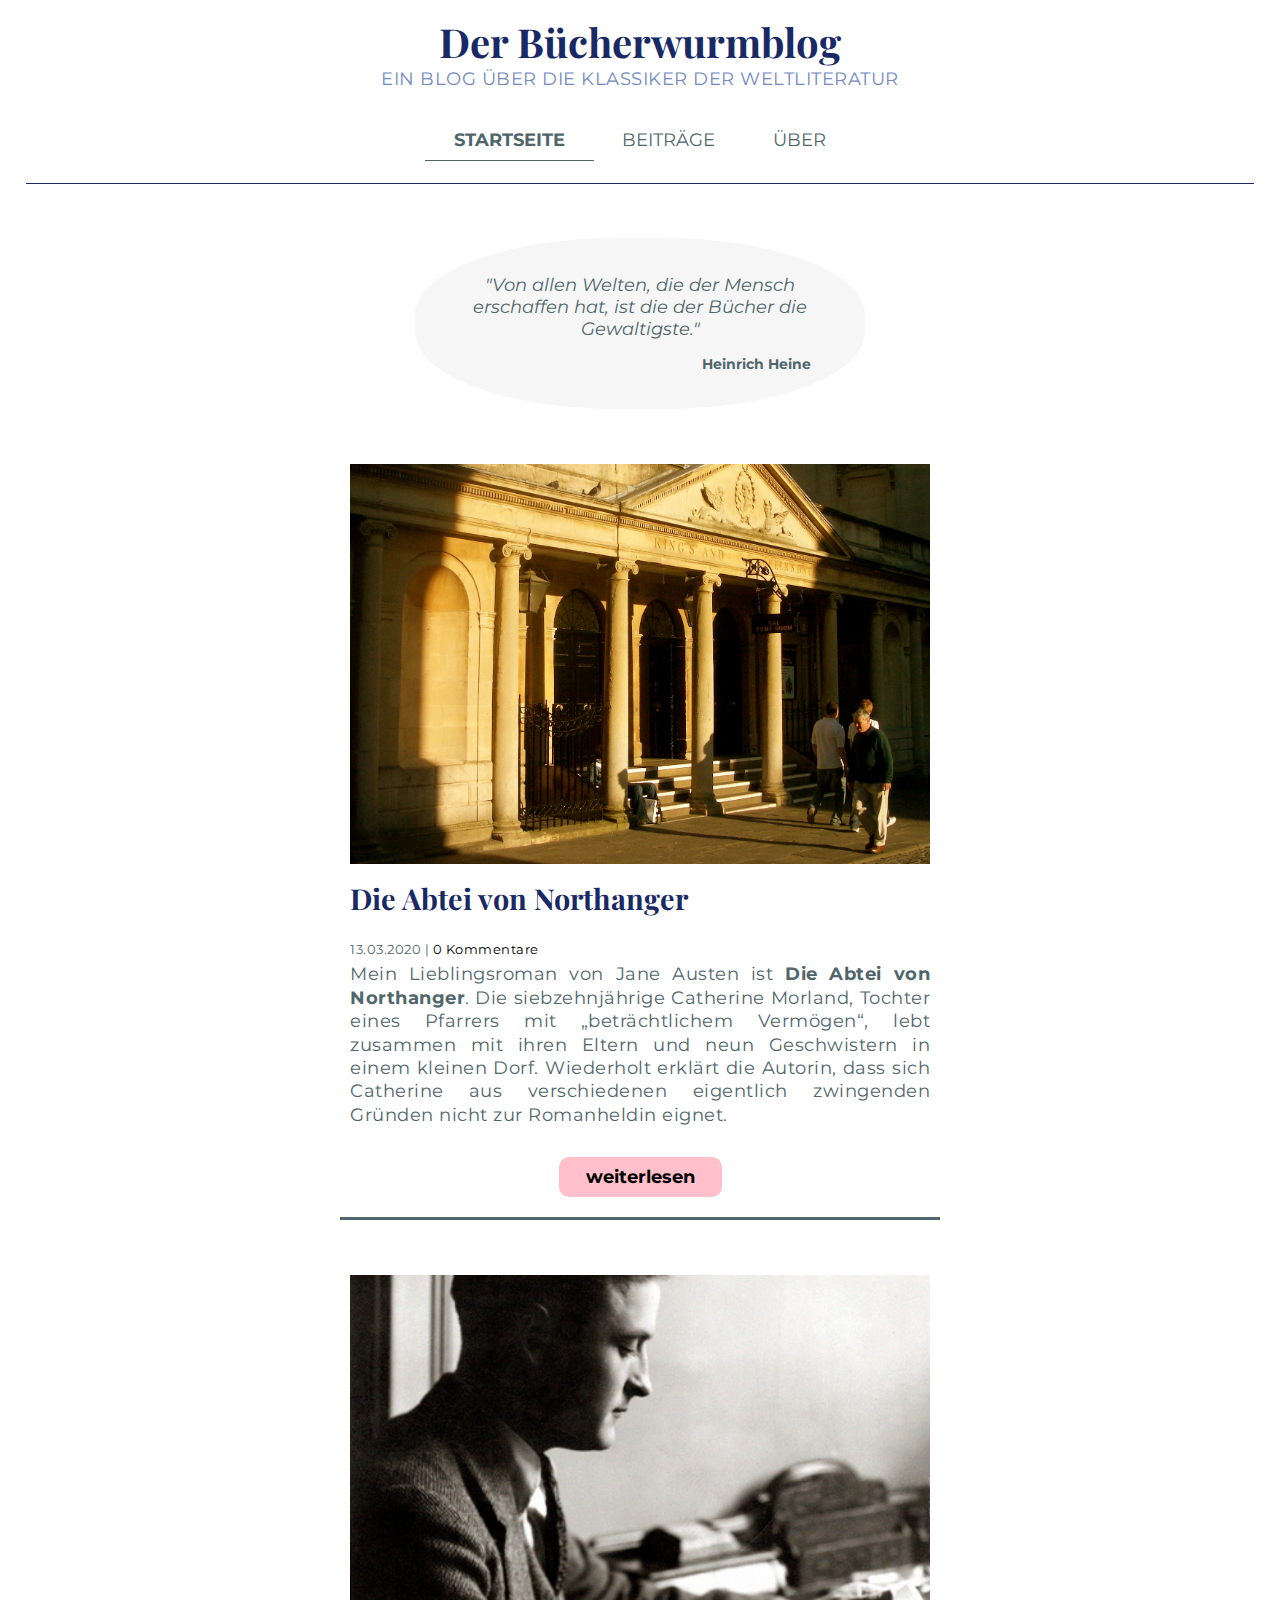
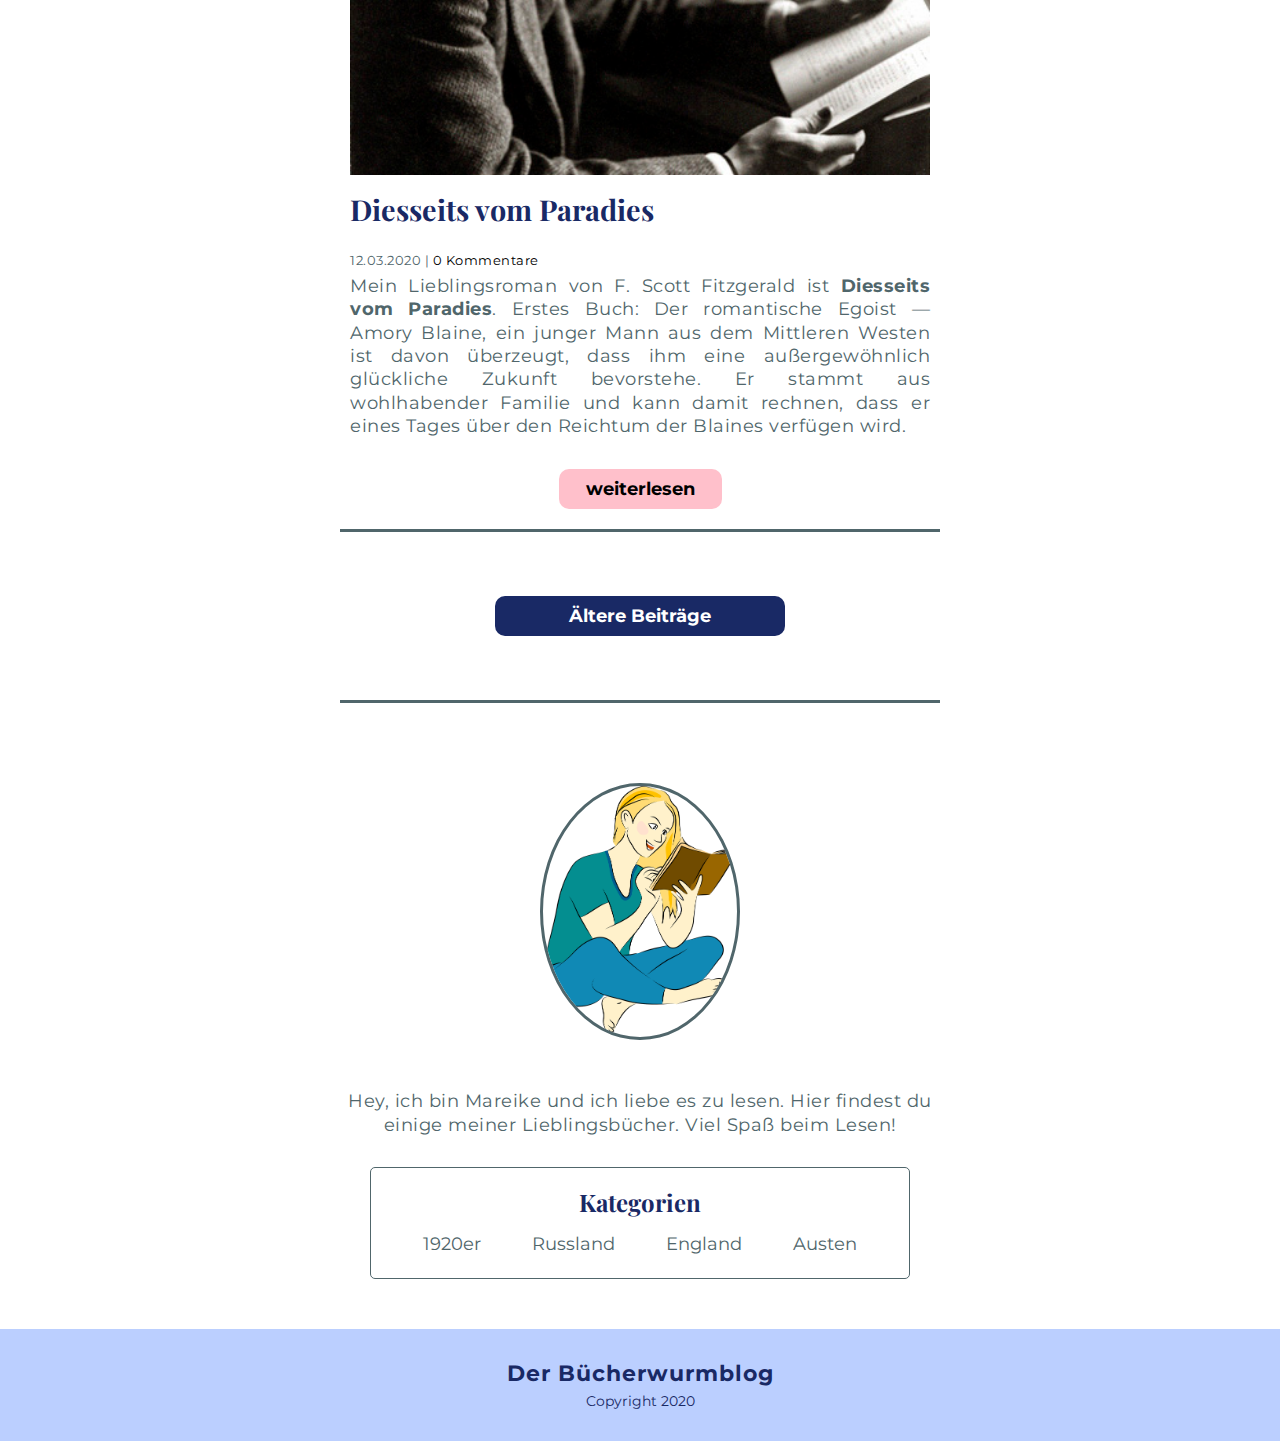
<file: index.html>
<!DOCTYPE html>
<html lang="de">

<head>
    <meta charset="UTF-8">
    <meta name="viewport" content="width=device-width, initial-scale=1.0">
    <link href="https://fonts.googleapis.com/css?family=Montserrat:400,500,700|Playfair+Display:400,500,700&display=swap" rel="stylesheet">
    <link href="stylesheet.css" rel="stylesheet" type="text/css">
    <title>Startseite: Der Bücherwurmblog</title>
</head>

<body>
    <header>
        <div class="header-container">
            <div class="header-title">
                <h1 class="site-main-title">Der Bücherwurmblog</h1>
                <p class="site-subtitle">Ein Blog über die Klassiker der Weltliteratur</p>
            </div>
            <nav class="nav-container">
                <ul class="nav-list">
                    <li><a href="#" class="nav-list-item current">Startseite</a></li>
                    <li><a href="beitraege.html" class="nav-list-item">Beiträge</a></li>
                    <li><a href="ueber.html" class="nav-list-item">Über</a></li>
                </ul>
            </nav>
        </div>
    </header>

    <div class="content-container">
    <main role="main" class="main-container">
        <div class="main-quote">
            <blockquote class="main-quote-content" id="quote"></blockquote>
            <cite class="main-quote-author" id="author"></cite>
        </div>
        <article class="article">
            <img src="../images/Entrance_to_Pump_House.jpg" alt="Eingang zum berühmten Pump Room in Bath, England."
            class="article-image northanger-img">
            <h2 class="article-title">Die Abtei von <span lang="en">Northanger</span></h2>
            <p class="article-info">13.03.2020 | <a href="../Die_Abtei_von_Northanger.html#comments" class="to-comments-link">0 Kommentare</a></p>
            <p>Mein Lieblingsroman von <span lang="en">Jane Austen</span> ist <a href="https://de.wikipedia.org/wiki/Die_Abtei_von_Northanger" target="_blank" class="to-external-website">
                <strong>Die Abtei von <span lang="en">Northanger</span></strong></a>.
                Die siebzehnjährige <span lang="en">Catherine Morland</span>, Tochter eines Pfarrers mit „beträchtlichem Vermögen“, lebt zusammen mit 
                ihren Eltern und neun Geschwistern in einem kleinen Dorf. Wiederholt erklärt die Autorin, dass sich <span lang="en">Catherine</span> aus 
                verschiedenen eigentlich zwingenden Gründen nicht zur Romanheldin eignet.</p>
            <div class="continue-btn-flex">
            <a href="Die_Abtei_von_Northanger.html" class="continue-btn">weiterlesen</a>
            </div>
        </article>
        <article class="article cat1920er">
                <img src="../images/Fitzgerald_Pic.jpg" alt="F. Scott Fitzgerald beim Lesen eines Buches"
                class="article-image fitzgerald-img">
            <h2 class="article-title">Diesseits vom Paradies</h2>
            <p class="article-info">12.03.2020 | <a href="../Diesseits_vom_Paradies.html#comments" class="to-comments-link">0 Kommentare</a></p>
            <p>Mein Lieblingsroman von F. Scott Fitzgerald ist <a href="https://de.wikipedia.org/wiki/Diesseits_vom_Paradies"
                target="_blank" class="to-external-website">
                <strong>Diesseits vom Paradies</strong></a>.
                Erstes Buch: Der romantische Egoist — Amory Blaine, ein junger Mann aus dem Mittleren Westen ist davon überzeugt, 
                dass ihm eine außergewöhnlich glückliche Zukunft bevorstehe. Er stammt aus wohlhabender Familie und kann damit rechnen, 
                dass er eines Tages über den Reichtum der Blaines verfügen wird.</p>
            <div class="continue-btn-flex">
            <a href="Diesseits_vom_Paradies.html" class="continue-btn">weiterlesen</a>
            </div>
        </article>
        <article>
            <div class="article to-further-posts">
                <a href="beitraege.html" class="to-further-posts-btn">Ältere Beiträge</a>
            </div>
        </article>
    </main>

    <aside class="widget-container">
        <div class="widget-about-container">
        <img class="portrait-img" alt="Gezeichnetes Portrait der Autorin beim Lesen" src="../images/Portrait.png"></img>
        <p class="widget-text">Hey, ich bin Mareike und ich liebe es zu lesen. Hier findest du einige meiner Lieblingsbücher. Viel Spaß beim Lesen!</p>
        </div>
        <div class="widget-category-container">
            <h3 class="category-title">Kategorien</h3>
            <ul class="category-list">
                <li><a href="Kategorie_1920er.html" class="category-item" id="widget1920er">1920er</a></li>
                <li><a href="Kategorie_Russland.html" class="category-item">Russland</a></li>
                <li><a href="Kategorie_England.html" class="category-item">England</a></li>
                <li><a href="Kategorie_Austen.html" class="category-item" lang="en">Austen</a></li>
            </ul>
        </div>

    </aside>

    </div>

    <footer>
        <p>Der Bücherwurmblog</p>
        <p>Copyright 2020</p>
    </footer>
    <script type="text/javascript" src="index.js">

    </script>

</body>

</html>
</file>
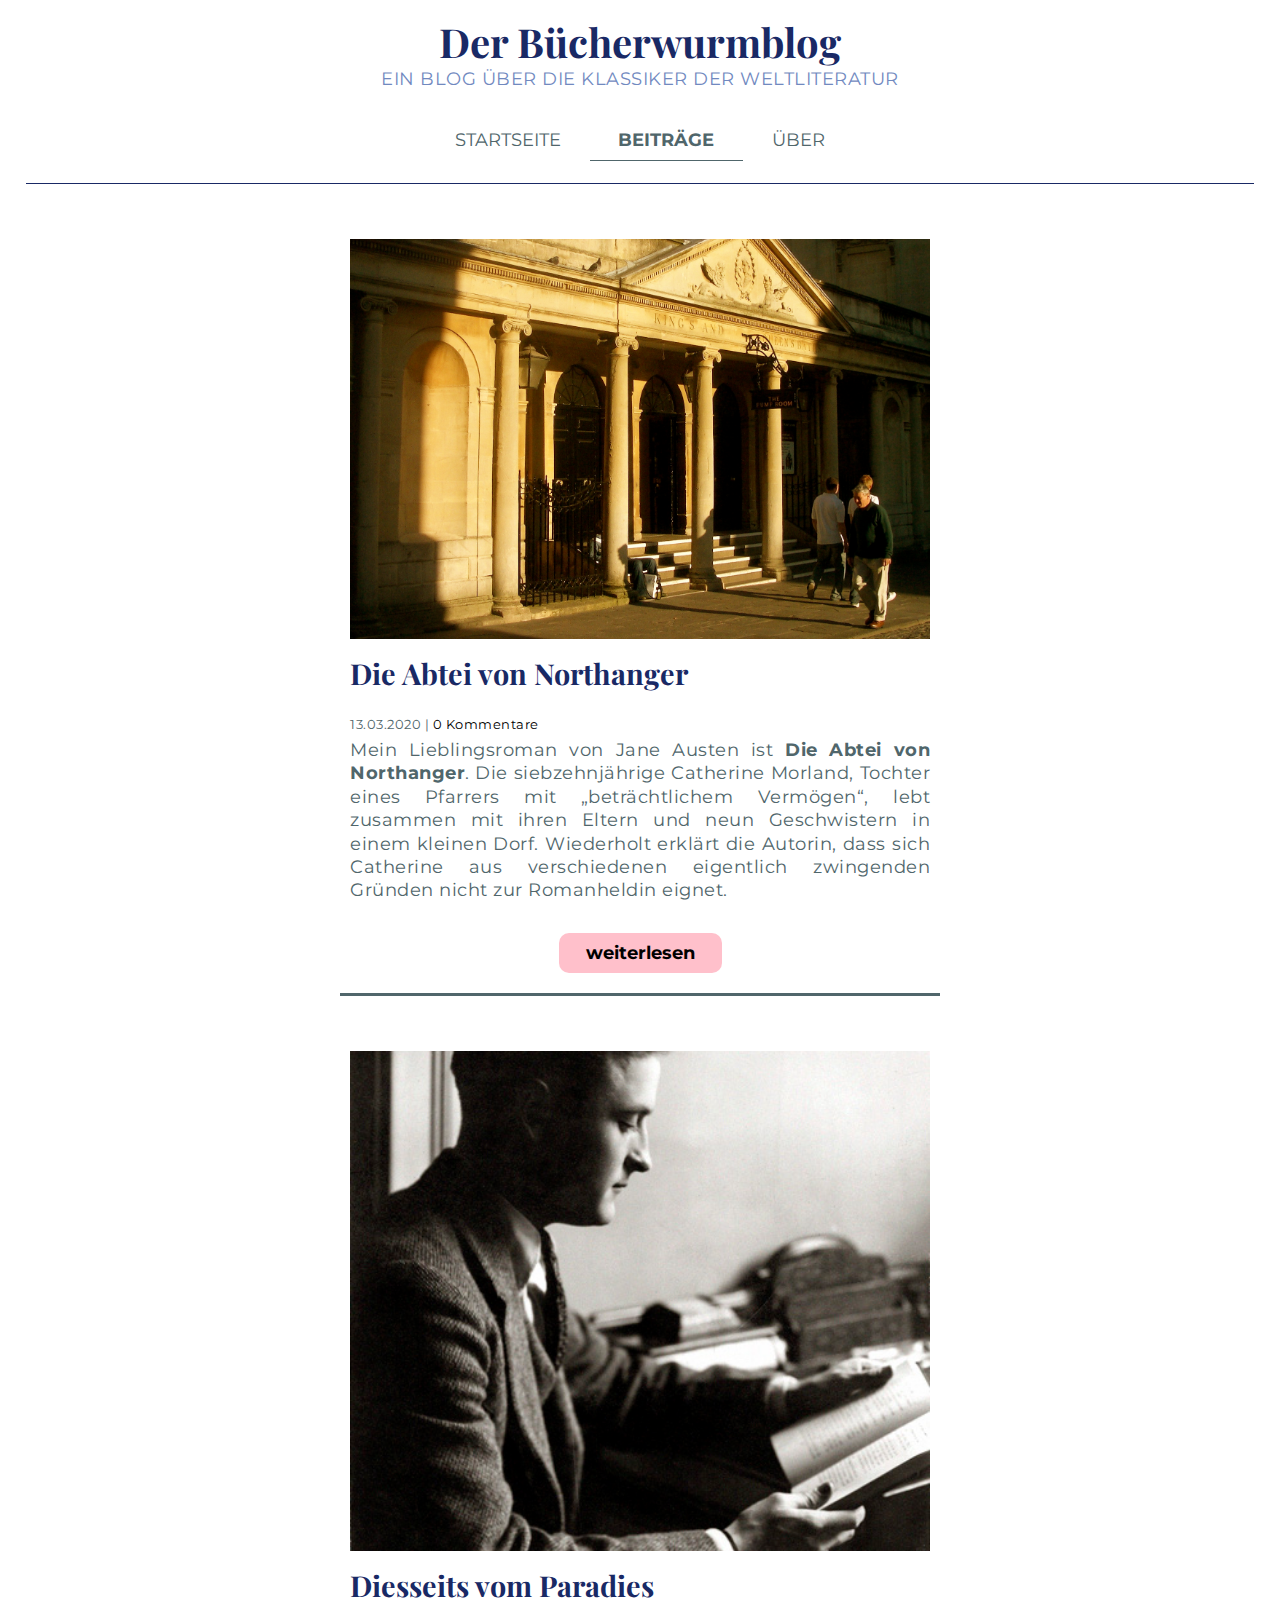
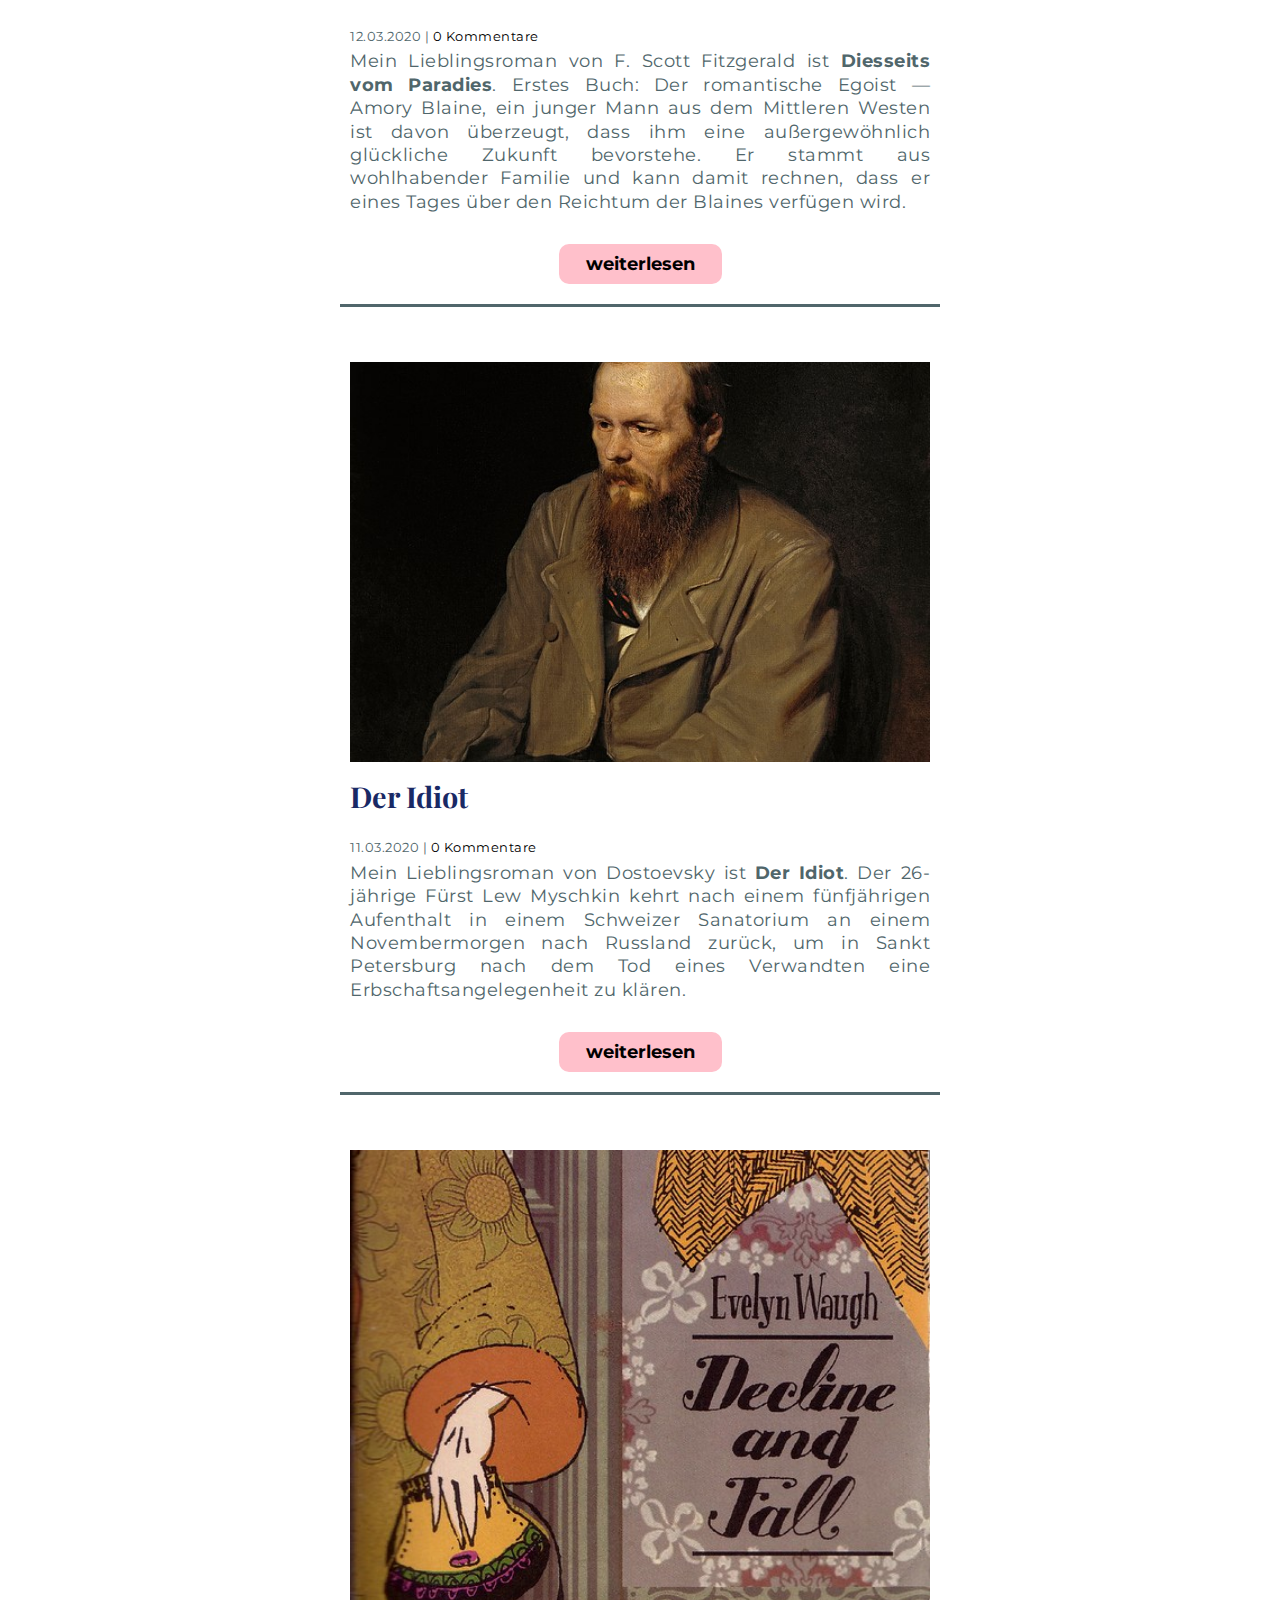
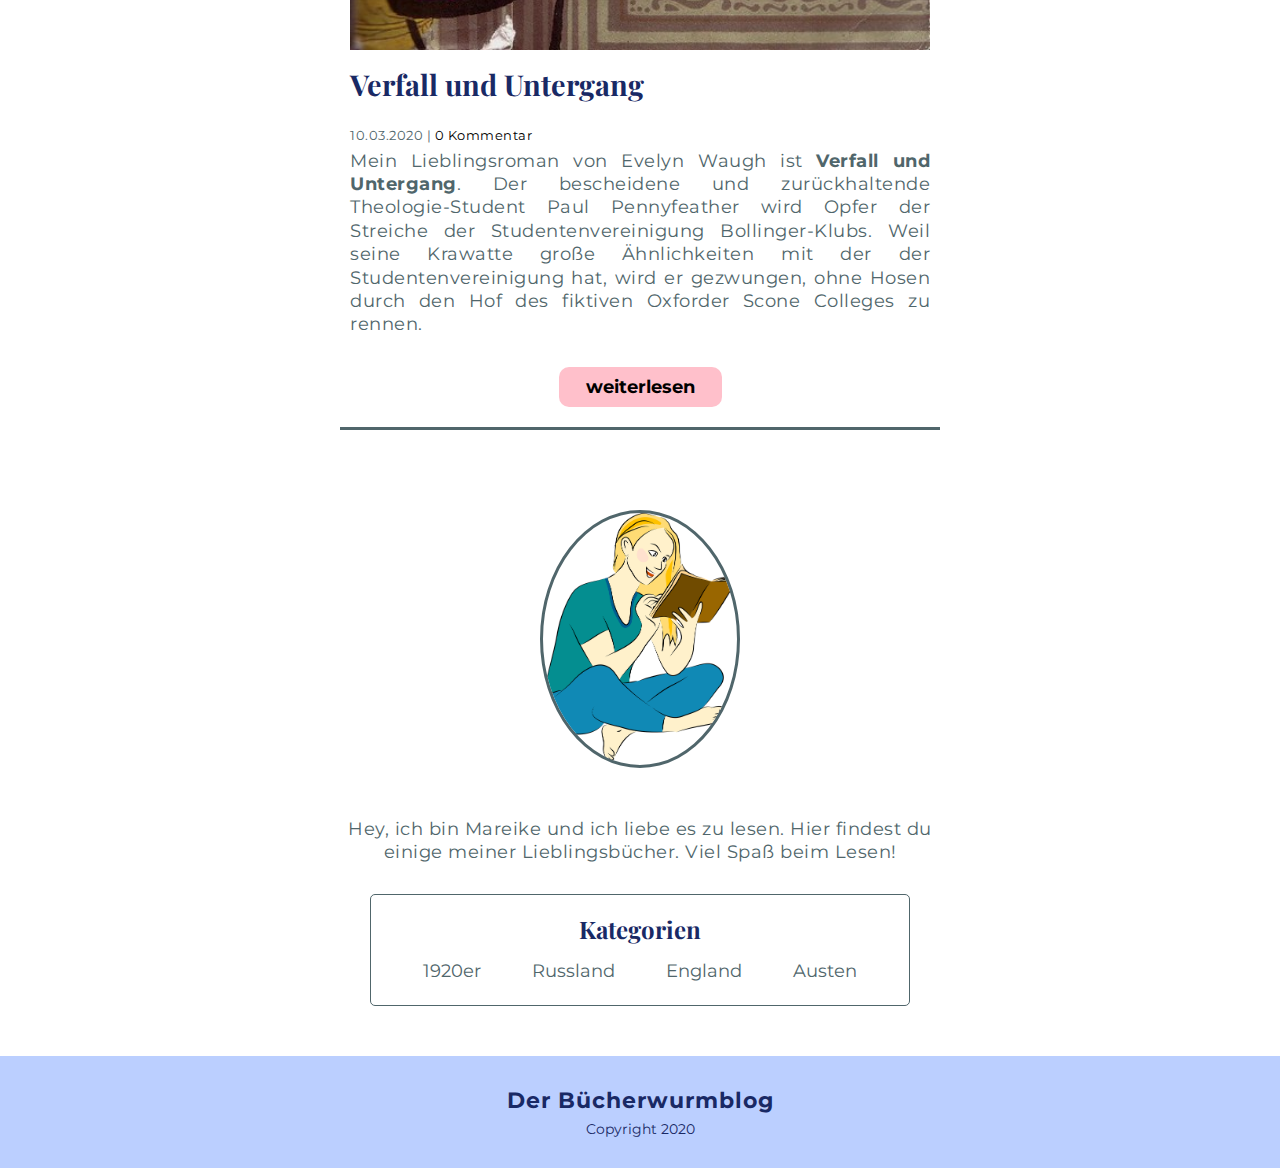
<file: beitraege.html>
<!DOCTYPE html>
<html lang="de">

<head>
    <meta charset="UTF-8">
    <meta name="viewport" content="width=device-width, initial-scale=1.0">
    <link href="https://fonts.googleapis.com/css?family=Montserrat:400,500,700|Playfair+Display:400,500,700&display=swap" rel="stylesheet">
    <link href="stylesheet.css" rel="stylesheet" type="text/css">
    <title>Alle Beiträge</title>
</head>

<body>
    <header>
        <div class="header-container">
            <div class="header-title">
                <h1 class="site-main-title">Der Bücherwurmblog</h1>
                <p class="site-subtitle">Ein Blog über die Klassiker der Weltliteratur</p>
            </div>
            <nav class="nav-container">
                <ul class="nav-list">
                    <li><a href="index.html" class="nav-list-item ">Startseite</a></li>
                    <li><a href="#" class="nav-list-item current">Beiträge</a></li>
                    <li><a href="ueber.html" class="nav-list-item">Über</a></li>
                </ul>
            </nav>
        </div>
    </header>

    <div class="content-container">
    <main role="main" class="main-container">
        <article class="article">
            <img src="../images/Entrance_to_Pump_House.jpg" alt="Eingang zum berühmten Pump Room in Bath, England."
            class="article-image northanger-img">
            <h2 class="article-title">Die Abtei von <span lang="en">Northanger</span></h2>
            <p class="article-info">13.03.2020 | <a href="../Die_Abtei_von_Northanger.html#comments" class="to-comments-link">0 Kommentare</a></p>
            <p>Mein Lieblingsroman von <span lang="en">Jane Austen</span> ist <a href="https://de.wikipedia.org/wiki/Die_Abtei_von_Northanger" target="_blank" class="to-external-website">
                <strong>Die Abtei von <span lang="en">Northanger</span></strong></a>.
                Die siebzehnjährige <span lang="en">Catherine Morland</span>, Tochter eines Pfarrers mit „beträchtlichem Vermögen“, lebt zusammen mit 
                ihren Eltern und neun Geschwistern in einem kleinen Dorf. Wiederholt erklärt die Autorin, dass sich <span lang="en">Catherine</span> aus 
                verschiedenen eigentlich zwingenden Gründen nicht zur Romanheldin eignet.</p>
            <div class="continue-btn-flex">
            <a href="Die_Abtei_von_Northanger.html" class="continue-btn">weiterlesen</a>
            </div>
        </article>
        <article class="article">
                <img src="../images/Fitzgerald_Pic.jpg" alt="F. Scott Fitzgerald beim Lesen eines Buches"
                class="article-image fitzgerald-img">
            <h2 class="article-title">Diesseits vom Paradies</h2>
            <p class="article-info">12.03.2020 | <a href="../Diesseits_vom_Paradies.html#comments" class="to-comments-link">0 Kommentare</a></p>
            <p>Mein Lieblingsroman von F. Scott Fitzgerald ist <a href="https://de.wikipedia.org/wiki/Diesseits_vom_Paradies"
                target="_blank" class="to-external-website">
                <strong>Diesseits vom Paradies</strong></a>.
                Erstes Buch: Der romantische Egoist — Amory Blaine, ein junger Mann aus dem Mittleren Westen ist davon überzeugt, 
                dass ihm eine außergewöhnlich glückliche Zukunft bevorstehe. Er stammt aus wohlhabender Familie und kann damit rechnen, 
                dass er eines Tages über den Reichtum der Blaines verfügen wird.</p>
            <div class="continue-btn-flex">
            <a href="Diesseits_vom_Paradies.html" class="continue-btn">weiterlesen</a>
            </div>
        </article>
        <article class="article">
            <img src="../images/Dostoevsky.jpg" alt="Bild von Dostoevsky"
            class="article-image dostoevsky-img">
            <h2 class="article-title">Der Idiot</h2>
            <p class="article-info">11.03.2020 | <a href="../Der_Idiot.html#comments" class="to-comments-link">0 Kommentare</a></p>
            <p>Mein Lieblingsroman von Dostoevsky ist <a href="https://de.wikipedia.org/wiki/Der_Idiot"
                target="_blank" class="to-external-website">
                <strong>Der Idiot</strong></a>.
                Der 26-jährige Fürst Lew Myschkin kehrt nach einem fünfjährigen Aufenthalt in einem Schweizer Sanatorium 
                an einem Novembermorgen nach Russland zurück, um in Sankt Petersburg nach dem Tod eines Verwandten eine 
                Erbschaftsangelegenheit zu klären.</p>
            <div class="continue-btn-flex">
            <a href="Der_Idiot.html" class="continue-btn">weiterlesen</a>
            </div>
    </article>
    <article class="article">
            <img src="../images/Evelyn_Waugh.jpg" alt="Titelseite von Evelyn Waugh's 'Verfall und Untergang'"
            class="article-image waugh-img">
            <h2 class="article-title">Verfall und Untergang</h2>
            <p class="article-info">10.03.2020 | <a href="../Decline_and_Fall.html#comments" class="to-comments-link">0 Kommentar</a></p>
            <p>Mein Lieblingsroman von Evelyn Waugh ist <a href="https://de.wikipedia.org/wiki/Verfall_und_Untergang"
                target="_blank" class="to-external-website">
                <strong>Verfall und Untergang</strong></a>.
                Der bescheidene und zurückhaltende Theologie-Student Paul Pennyfeather wird Opfer der Streiche der Studentenvereinigung 
                Bollinger-Klubs. Weil seine Krawatte große Ähnlichkeiten mit der der Studentenvereinigung hat, wird er gezwungen, ohne 
                Hosen durch den Hof des fiktiven Oxforder Scone Colleges zu rennen.</p>
            <div class="continue-btn-flex">
            <a href="Decline_and_Fall.html" class="continue-btn">weiterlesen</a>
            </div>
    </article>
    </main>

    <aside class="widget-container">
        <div class="widget-about-container">
        <img class="portrait-img" alt="Gezeichnetes Portrait der Autorin beim Lesen" src="../images/Portrait.png"></img>
        <p class="widget-text">Hey, ich bin Mareike und ich liebe es zu lesen. Hier findest du einige meiner Lieblingsbücher. Viel Spaß beim Lesen!</p>
        </div>
        <div class="widget-category-container">
            <h3 class="category-title">Kategorien</h3>
            <ul class="category-list">
                <li><a href="Kategorie_1920er.html" class="category-item">1920er</a></li>
                <li><a href="Kategorie_Russland.html" class="category-item">Russland</a></li>
                <li><a href="Kategorie_England.html" class="category-item">England</a></li>
                <li><a href="Kategorie_Austen.html" class="category-item">Austen</a></li>
            </ul>
        </div>

    </aside>

    </div>

    <footer>
        <p>Der Bücherwurmblog</p>
        <p>Copyright 2020</p>
    </footer>

</body>

</html>
</file>
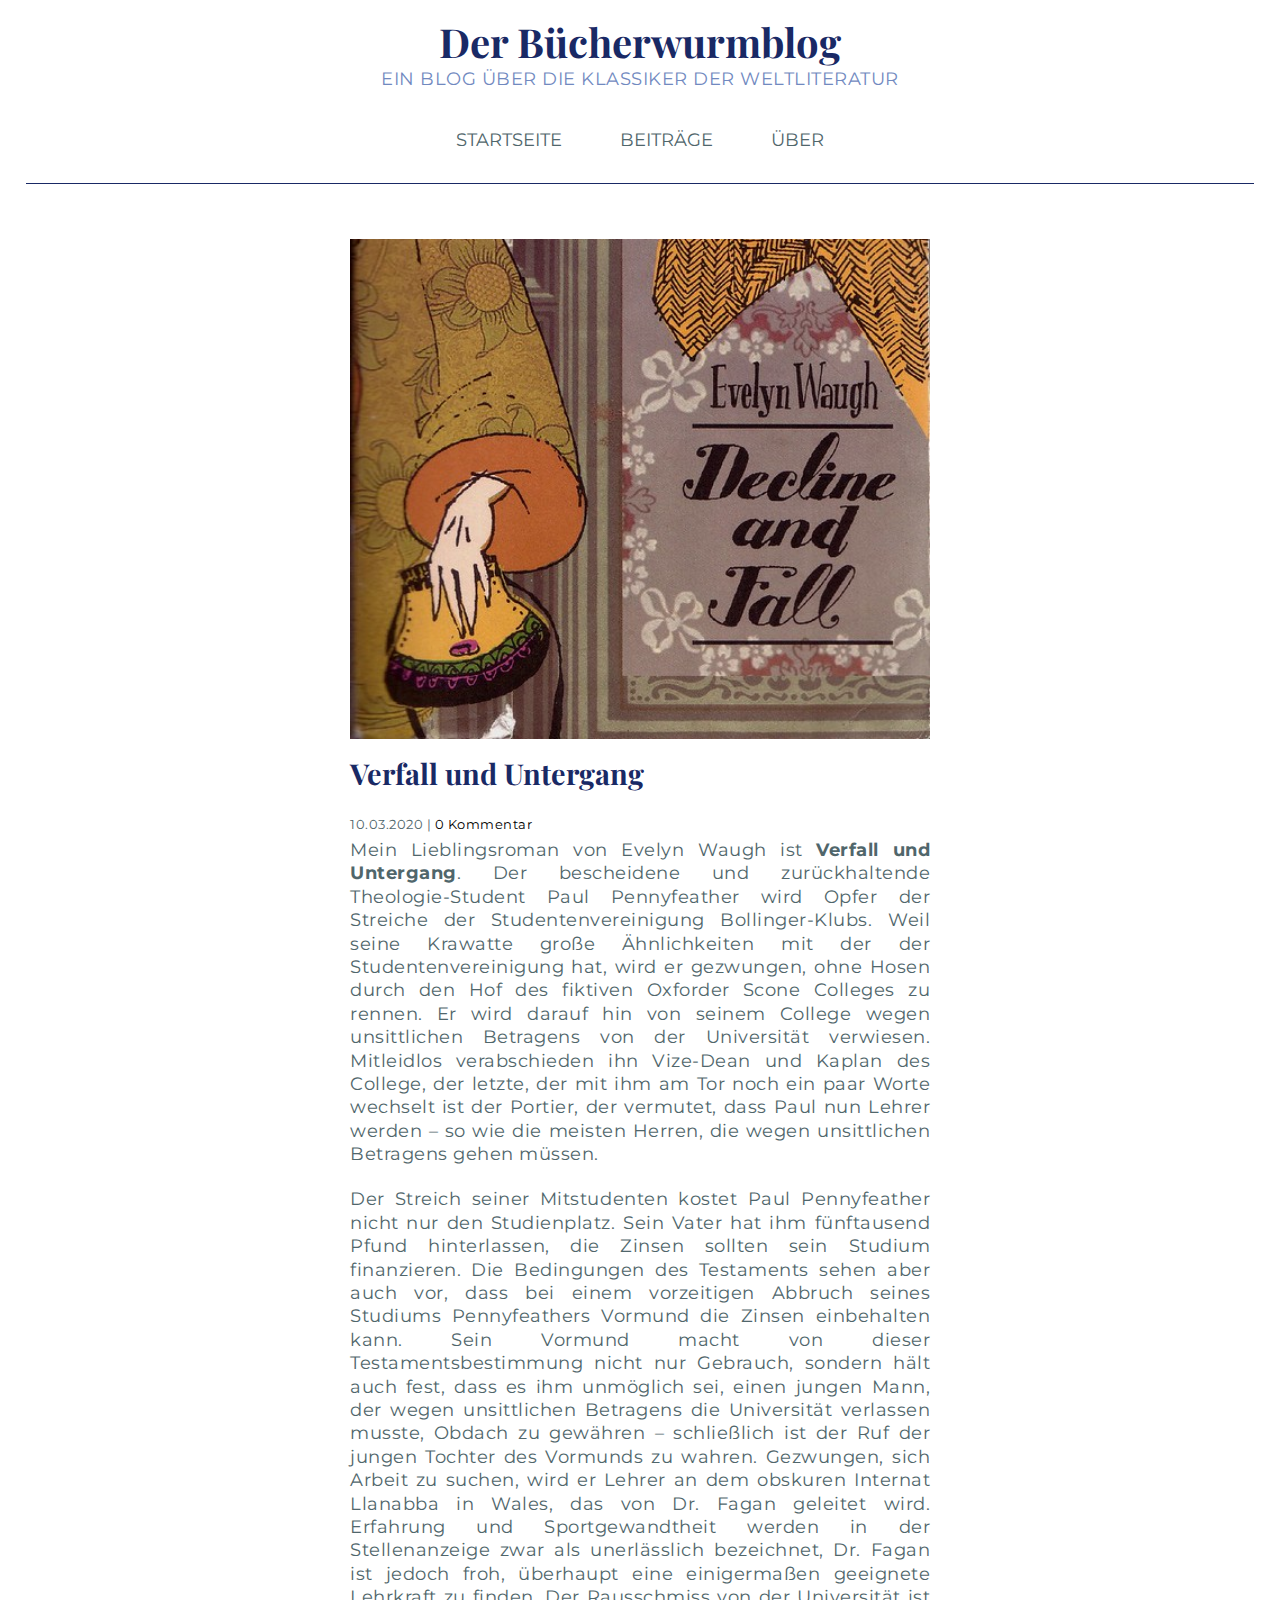
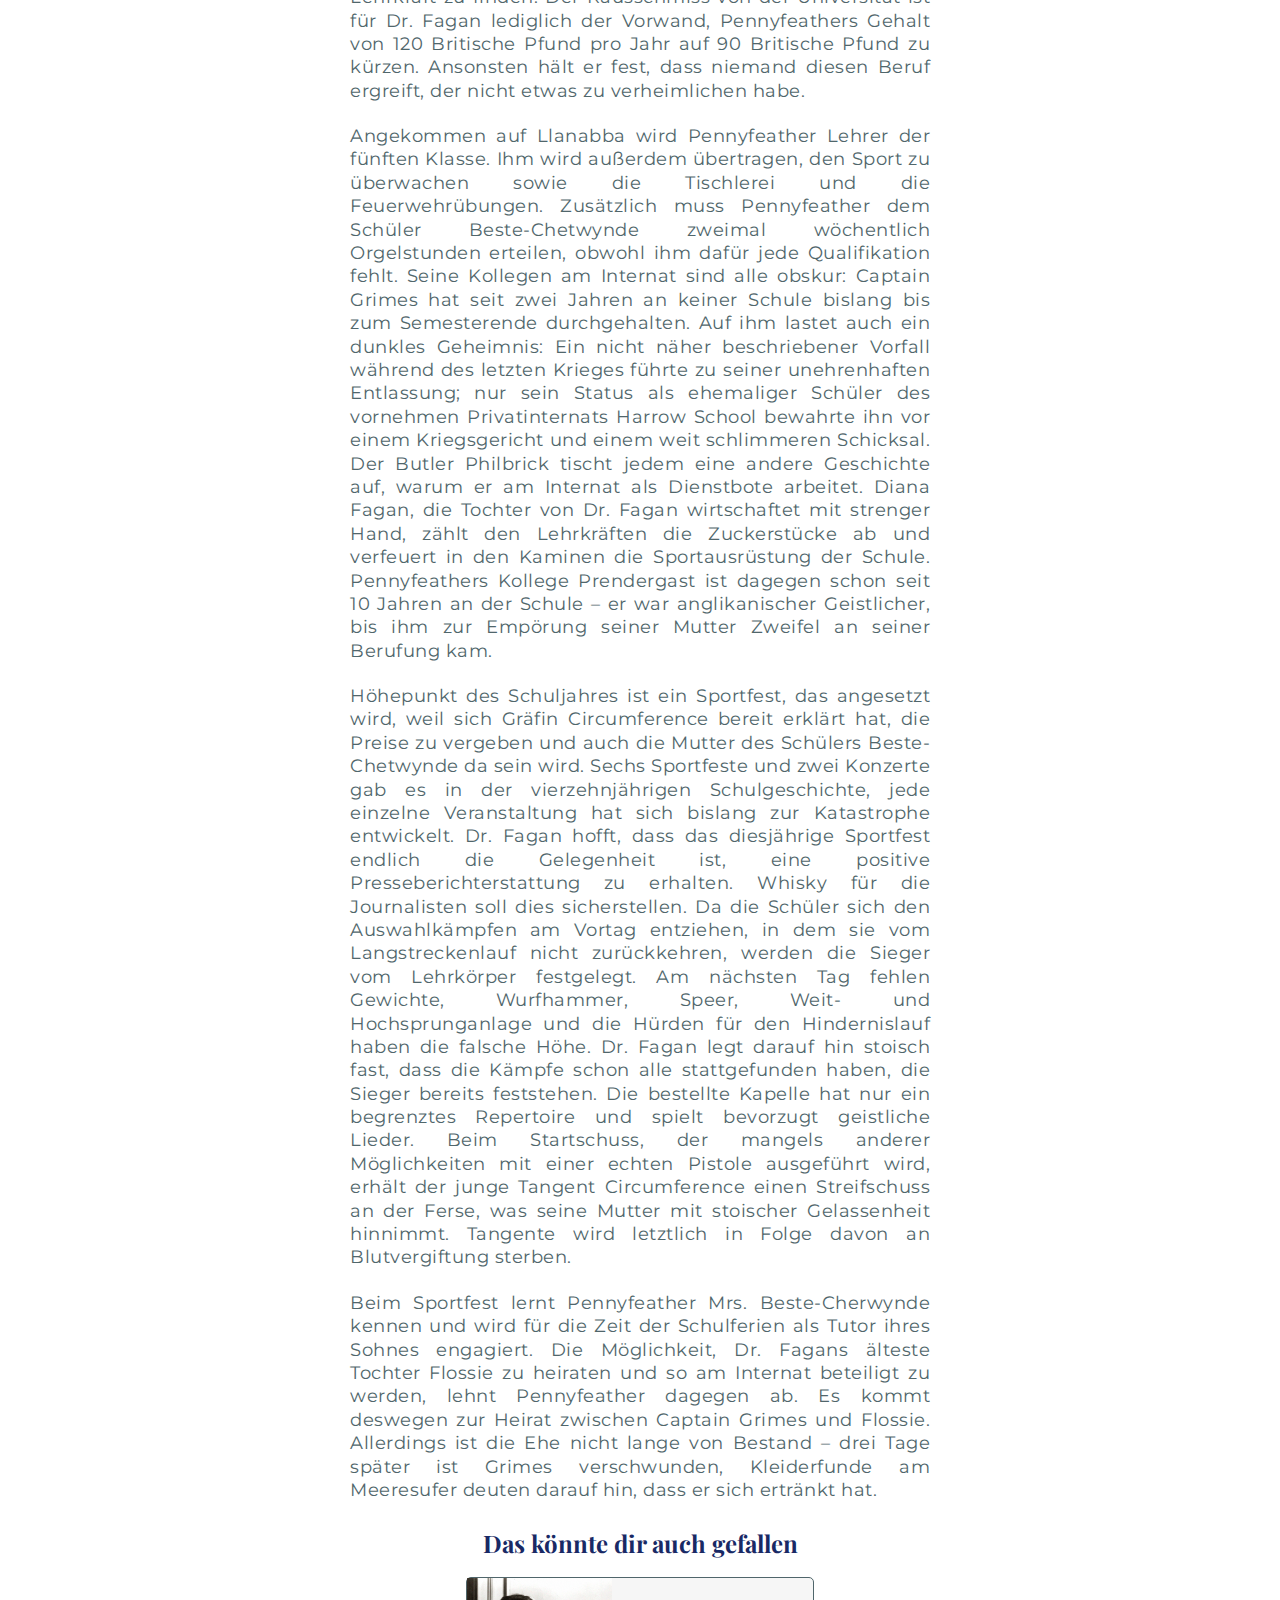
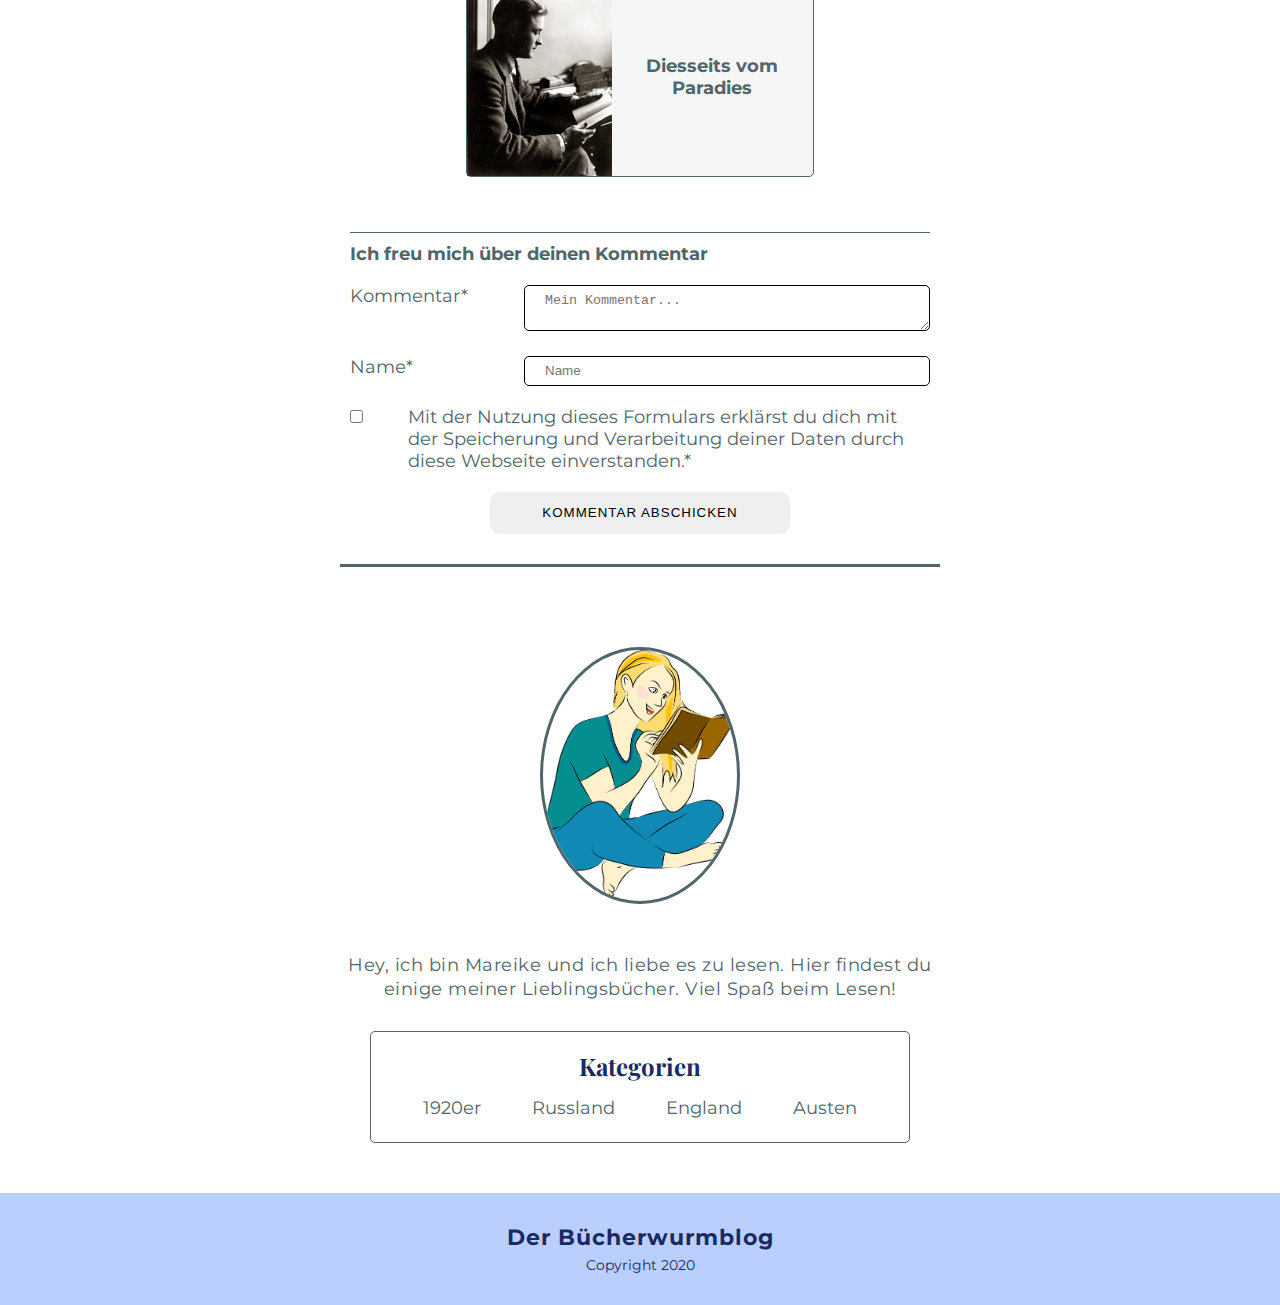
<file: Decline_and_Fall.html>
<!DOCTYPE html>
<html lang="de">

<head>
    <meta charset="UTF-8">
    <meta name="viewport" content="width=device-width, initial-scale=1.0">
    <link href="https://fonts.googleapis.com/css?family=Montserrat:400,500,700|Playfair+Display:400,500,700&display=swap" rel="stylesheet">
    <link href="stylesheet.css" rel="stylesheet" type="text/css">
    <title>Beitrag: Verfall und Untergang</title>
</head>

<body>
    <header>
        <div class="header-container">
            <div class="header-title">
                <h1 class="site-main-title">Der Bücherwurmblog</h1>
                <p class="site-subtitle">Ein Blog über die Klassiker der Weltliteratur</p>
            </div>
            <nav class="nav-container">
                <ul class="nav-list">
                    <li><a href="index.html" class="nav-list-item">Startseite</a></li>
                    <li><a href="beitraege.html" class="nav-list-item">Beiträge</a></li>
                    <li><a href="ueber.html" class="nav-list-item">Über</a></li>
                </ul>
            </nav>
        </div>
    </header>

    <div class="content-container">
    <main role="main" class="main-container">
        <article class="article">
            <img src="../images/Evelyn_Waugh.jpg" alt="Titelseite von Evelyn Waugh's 'Verfall und Untergang'"
            class="article-image waugh-img">
            <h2 class="article-title">Verfall und Untergang</h2>
            <p class="article-info">10.03.2020 | <a href="#comments" class="to-comments-link"><span class="commentCount">0</span> Kommentar</a></p>
            <p>Mein Lieblingsroman von Evelyn Waugh ist <a href="https://de.wikipedia.org/wiki/Verfall_und_Untergang"
                target="_blank" class="to-external-website">
                <strong>Verfall und Untergang</strong></a>.
                Der bescheidene und zurückhaltende Theologie-Student Paul Pennyfeather wird Opfer der Streiche der Studentenvereinigung 
                Bollinger-Klubs. Weil seine Krawatte große Ähnlichkeiten mit der der Studentenvereinigung hat, wird er gezwungen, ohne 
                Hosen durch den Hof des fiktiven Oxforder Scone Colleges zu rennen. Er wird darauf hin von seinem College wegen unsittlichen 
                Betragens von der Universität verwiesen. Mitleidlos verabschieden ihn Vize-Dean und Kaplan des College, der letzte, der mit 
                ihm am Tor noch ein paar Worte wechselt ist der Portier, der vermutet, dass Paul nun Lehrer werden – so wie die meisten Herren, 
                die wegen unsittlichen Betragens gehen müssen.</p><br><p>Der Streich seiner Mitstudenten kostet Paul Pennyfeather nicht 
                nur den Studienplatz. Sein Vater hat ihm fünftausend Pfund hinterlassen, die Zinsen sollten sein Studium 
                finanzieren. Die Bedingungen des Testaments sehen aber auch vor, dass bei einem vorzeitigen Abbruch seines 
                Studiums Pennyfeathers Vormund die Zinsen einbehalten kann. Sein Vormund macht von dieser Testamentsbestimmung 
                nicht nur Gebrauch, sondern hält auch fest, dass es ihm unmöglich sei, einen jungen Mann, der wegen unsittlichen 
                Betragens die Universität verlassen musste, Obdach zu gewähren – schließlich ist der Ruf der jungen Tochter des 
                Vormunds zu wahren. Gezwungen, sich Arbeit zu suchen, wird er Lehrer an dem obskuren Internat Llanabba in Wales, 
                das von Dr. Fagan geleitet wird. Erfahrung und Sportgewandtheit werden in der Stellenanzeige zwar als unerlässlich 
                bezeichnet, Dr. Fagan ist jedoch froh, überhaupt eine einigermaßen geeignete Lehrkraft zu finden. Der Rausschmiss von 
                der Universität ist für Dr. Fagan lediglich der Vorwand, Pennyfeathers Gehalt von 120 Britische Pfund pro Jahr auf 90 
                Britische Pfund zu kürzen. Ansonsten hält er fest, dass niemand diesen Beruf ergreift, der nicht etwas zu verheimlichen habe.</p><br> 
                <p>Angekommen auf Llanabba wird Pennyfeather Lehrer der fünften Klasse. Ihm wird außerdem übertragen, den Sport zu 
                überwachen sowie die Tischlerei und die Feuerwehrübungen. Zusätzlich muss Pennyfeather dem Schüler Beste-Chetwynde 
                zweimal wöchentlich Orgelstunden erteilen, obwohl ihm dafür jede Qualifikation fehlt. Seine Kollegen am Internat 
                sind alle obskur: Captain Grimes hat seit zwei Jahren an keiner Schule bislang bis zum Semesterende durchgehalten. Auf 
                ihm lastet auch ein dunkles Geheimnis: Ein nicht näher beschriebener Vorfall während des letzten Krieges führte zu 
                seiner unehrenhaften Entlassung; nur sein Status als ehemaliger Schüler des vornehmen Privatinternats Harrow School 
                bewahrte ihn vor einem Kriegsgericht und einem weit schlimmeren Schicksal. Der Butler Philbrick tischt jedem eine 
                andere Geschichte auf, warum er am Internat als Dienstbote arbeitet. Diana Fagan, die Tochter von Dr. Fagan wirtschaftet 
                mit strenger Hand, zählt den Lehrkräften die Zuckerstücke ab und verfeuert in den Kaminen die Sportausrüstung der Schule. 
                Pennyfeathers Kollege Prendergast ist dagegen schon seit 10 Jahren an der Schule – er war anglikanischer Geistlicher, 
                bis ihm zur Empörung seiner Mutter Zweifel an seiner Berufung kam.</p><br>
                <p>Höhepunkt des Schuljahres ist ein Sportfest, das angesetzt wird, weil sich Gräfin Circumference bereit erklärt hat, 
                die Preise zu vergeben und auch die Mutter des Schülers Beste-Chetwynde da sein wird. Sechs Sportfeste und zwei Konzerte 
                gab es in der vierzehnjährigen Schulgeschichte, jede einzelne Veranstaltung hat sich bislang zur Katastrophe entwickelt. 
                Dr. Fagan hofft, dass das diesjährige Sportfest endlich die Gelegenheit ist, eine positive Presseberichterstattung zu erhalten. 
                Whisky für die Journalisten soll dies sicherstellen. Da die Schüler sich den Auswahlkämpfen am Vortag entziehen, in dem sie 
                vom Langstreckenlauf nicht zurückkehren, werden die Sieger vom Lehrkörper festgelegt. Am nächsten Tag fehlen Gewichte, Wurfhammer, 
                Speer, Weit- und Hochsprunganlage und die Hürden für den Hindernislauf haben die falsche Höhe. Dr. Fagan legt darauf hin stoisch 
                fast, dass die Kämpfe schon alle stattgefunden haben, die Sieger bereits feststehen. Die bestellte Kapelle hat nur ein begrenztes 
                Repertoire und spielt bevorzugt geistliche Lieder. Beim Startschuss, der mangels anderer Möglichkeiten mit einer echten Pistole 
                ausgeführt wird, erhält der junge Tangent Circumference einen Streifschuss an der Ferse, was seine Mutter mit stoischer Gelassenheit 
                hinnimmt. Tangente wird letztlich in Folge davon an Blutvergiftung sterben.</p><br>
                <p>Beim Sportfest lernt Pennyfeather Mrs. Beste-Cherwynde kennen und wird für die Zeit der Schulferien als Tutor 
                ihres Sohnes engagiert. Die Möglichkeit, Dr. Fagans älteste Tochter Flossie zu heiraten und so am Internat beteiligt 
                zu werden, lehnt Pennyfeather dagegen ab. Es kommt deswegen zur Heirat zwischen Captain Grimes und Flossie. Allerdings 
                ist die Ehe nicht lange von Bestand – drei Tage später ist Grimes verschwunden, Kleiderfunde am Meeresufer deuten darauf 
                hin, dass er sich ertränkt hat.</p>

                <div class="recommended-post">
                    <h3>Das könnte dir auch gefallen</h3>
                    <a href="Diesseits_vom_Paradies.html"><div class="recommended-post-content"><img src="../images/Fitzgerald_Pic.jpg" alt="F. Scott Fitzgerald beim Lesen eines Buches"
                        class="recommended-img">
                        <h4 class="recommended-post-title">Diesseits vom Paradies</h4>
                    </div></a>
                </div>

                <div class="comments-container" id="comments-container">
                    <form id="comments-form" autocomplete="off">
                        <h4>Ich freu mich über deinen Kommentar</h4>
                        <div class="row">
                            <div class="col-20">
                                <label for="ftextarea-comment">Kommentar*</label>
                            </div>
                            <div class="col-70">
                                <textarea type="text" id="ftextarea-comment" placeholder="Mein Kommentar..." required></textarea>
                            </div>
                        </div>
                        <div class="row">
                            <div class="col-20">
                                <label for="fname-comment">Name*</label>
                            </div>
                            <div class="col-70">
                                <input type="text" id="fname-comment" placeholder="Name" required>
                            </div>
                        </div>


                        <div class="row">
                            <div class="col-5">
                                <input type="checkbox" id="fcheck-comment" required>
                            </div>
                            <div class="col-90">
                                <label for="fcheck-comment">Mit der Nutzung dieses Formulars
                                erklärst du dich mit der Speicherung und Verarbeitung deiner Daten durch
                                diese Webseite einverstanden.*
                                </label>
                            </div>
                        </div>

                        <div class="comment-submit-btn-container">
                            <button type="submit" class="comment-submit-btn" id="comment-submit-btn">Kommentar abschicken</button>
                        </div>
                </form>
                </div>

                    <div id="comments"></div>
        </article>
    </main>

    <aside class="widget-container">
        <div class="widget-about-container">
        <img class="portrait-img" alt="Gezeichnetes Portrait der Autorin beim Lesen" src="../images/Portrait.png"></img>
        <p class="widget-text">Hey, ich bin Mareike und ich liebe es zu lesen. Hier findest du einige meiner Lieblingsbücher. Viel Spaß beim Lesen!</p>
        </div>
        <div class="widget-category-container">
            <h3 class="category-title">Kategorien</h3>
            <ul class="category-list">
                <li><a href="Kategorie_1920er.html" class="category-item">1920er</a></li>
                <li><a href="Kategorie_Russland.html" class="category-item">Russland</a></li>
                <li><a href="Kategorie_England.html" class="category-item">England</a></li>
                <li><a href="Kategorie_Austen.html" class="category-item">Austen</a></li>
            </ul>
        </div>

    </aside>
    </div>

    <footer>
        <p>Der Bücherwurmblog</p>
        <p>Copyright 2020</p>
    </footer>
    <script type="text/javascript" src="commentsBox.js">

    </script>

</body>

</html>
</file>
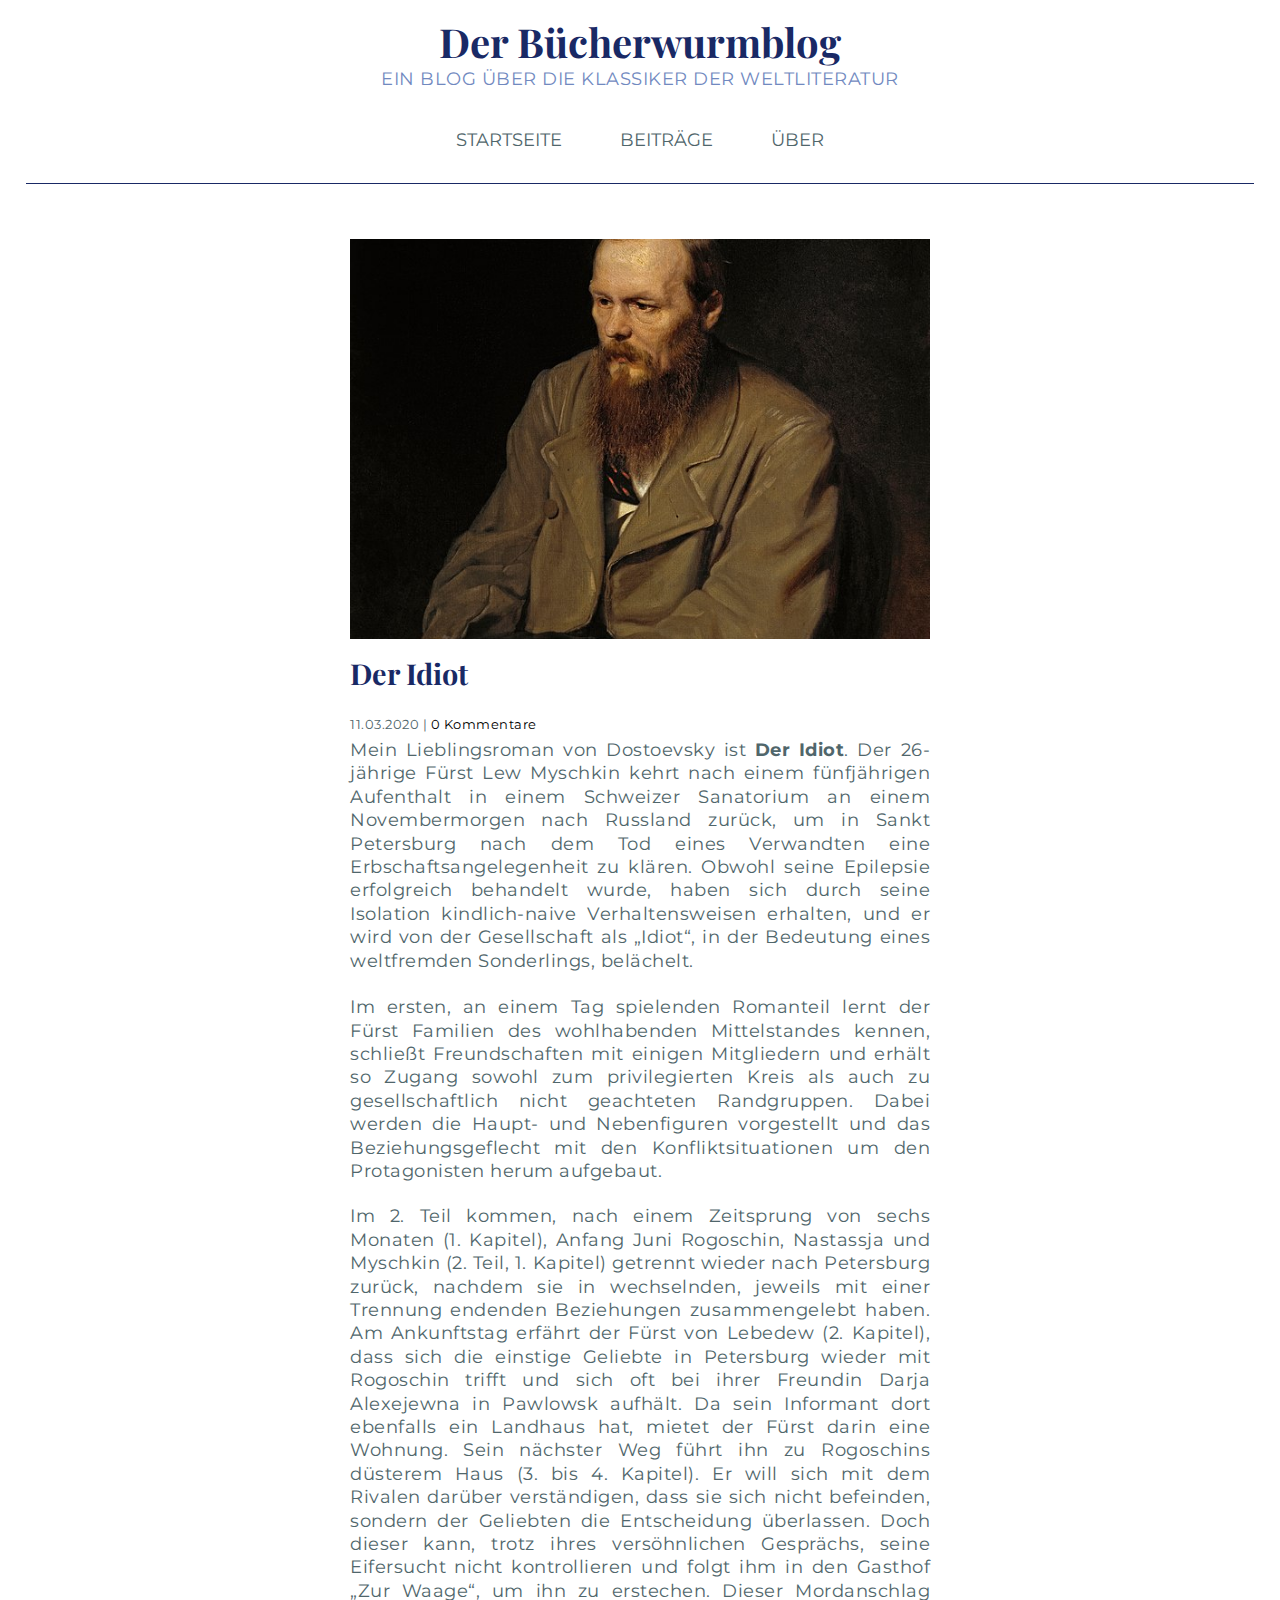
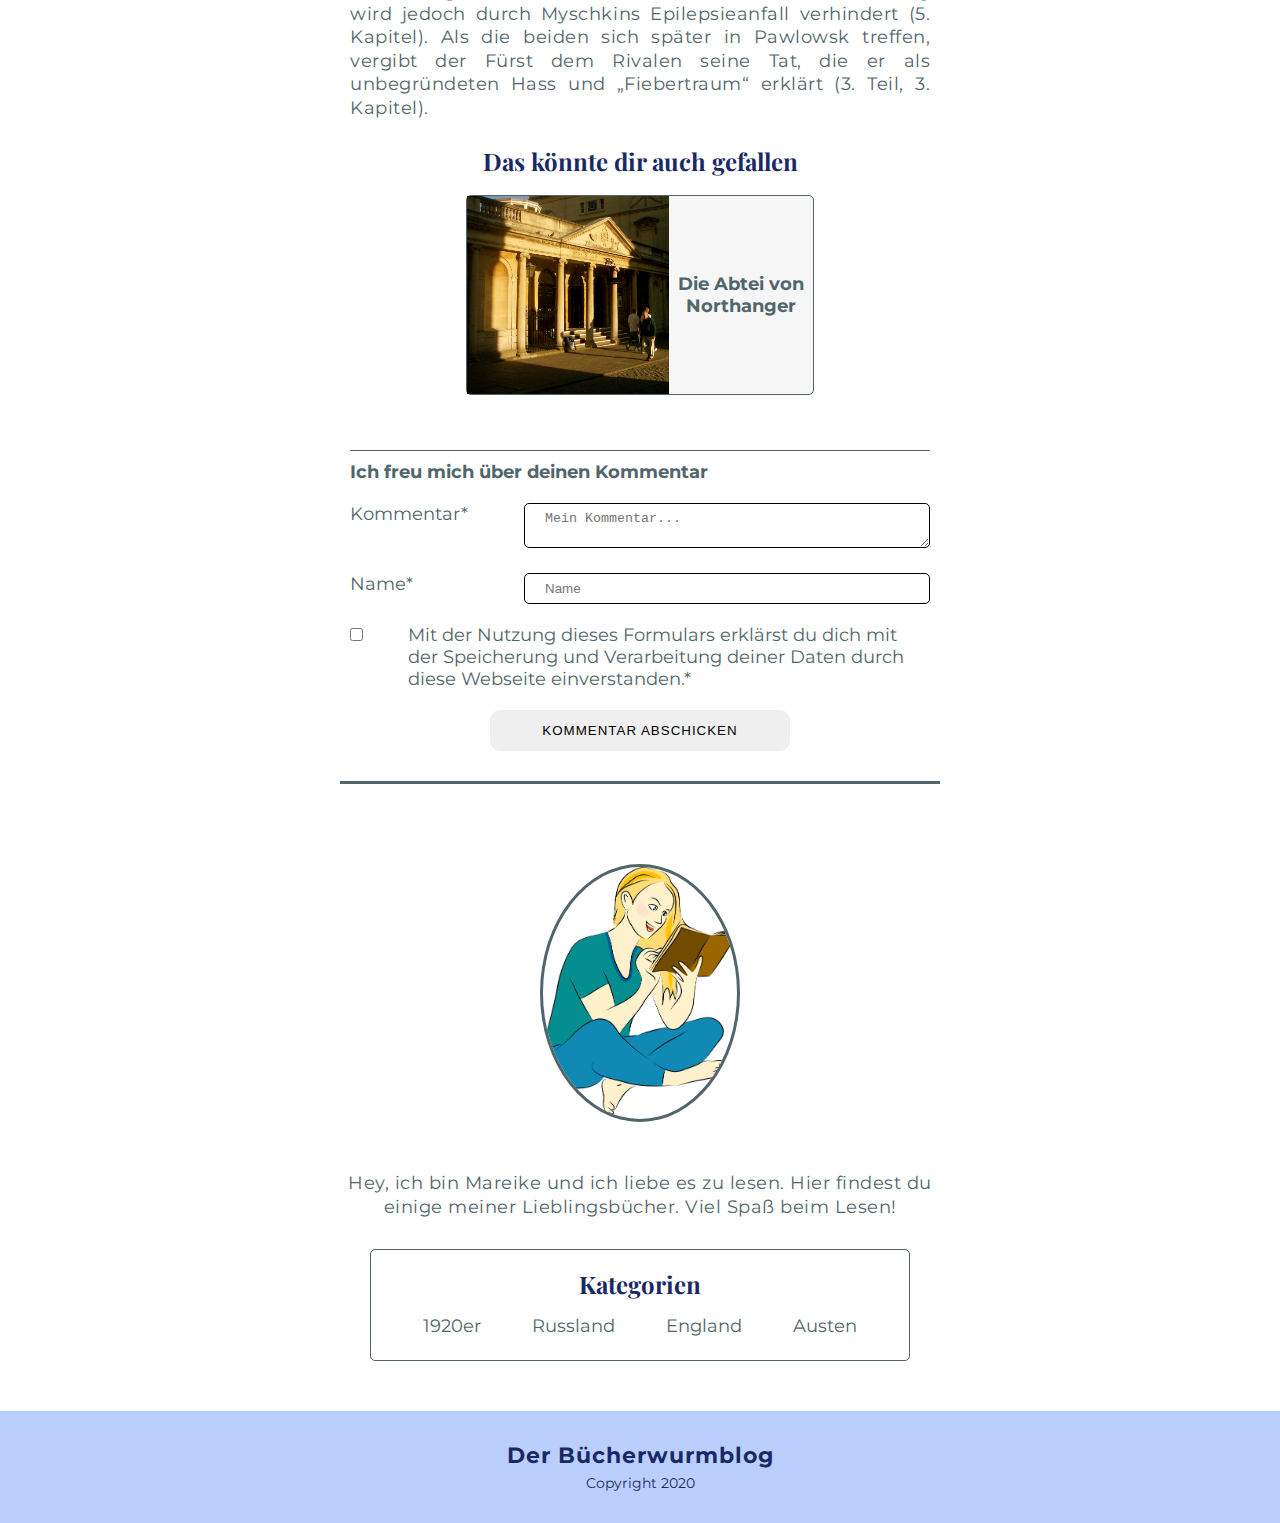
<file: Der_Idiot.html>
<!DOCTYPE html>
<html lang="de">

<head>
    <meta charset="UTF-8">
    <meta name="viewport" content="width=device-width, initial-scale=1.0">
    <link href="https://fonts.googleapis.com/css?family=Montserrat:400,500,700|Playfair+Display:400,500,700&display=swap" rel="stylesheet">
    <link href="stylesheet.css" rel="stylesheet" type="text/css">
    <title>Beitrag: Der Idiot</title>
</head>

<body>
    <header>
        <div class="header-container">
            <div class="header-title">
                <h1 class="site-main-title">Der Bücherwurmblog</h1>
                <p class="site-subtitle">Ein Blog über die Klassiker der Weltliteratur</p>
            </div>
            <nav class="nav-container">
                <ul class="nav-list">
                    <li><a href="index.html" class="nav-list-item">Startseite</a></li>
                    <li><a href="beitraege.html" class="nav-list-item">Beiträge</a></li>
                    <li><a href="ueber.html" class="nav-list-item">Über</a></li>
                </ul>
            </nav>
        </div>
    </header>

    <div class="content-container">
    <main role="main" class="main-container">
        <article class="article">
            <img src="../images/Dostoevsky.jpg" alt="Bild von Dostoevsky"
            class="article-image dostoevsky-img">
            <h2 class="article-title">Der Idiot</h2>
            <p class="article-info">11.03.2020 | <a href="#comments" class="to-comments-link"><span class="commentCount">0</span> Kommentare</a></p>
            <p>Mein Lieblingsroman von Dostoevsky ist <a href="https://de.wikipedia.org/wiki/Der_Idiot"
                target="_blank" class="to-external-website">
                <strong>Der Idiot</strong></a>.
                Der 26-jährige Fürst Lew Myschkin kehrt nach einem fünfjährigen Aufenthalt in einem Schweizer Sanatorium 
                an einem Novembermorgen nach Russland zurück, um in Sankt Petersburg nach dem Tod eines Verwandten eine 
                Erbschaftsangelegenheit zu klären. Obwohl seine Epilepsie erfolgreich behandelt wurde, haben sich durch seine 
                Isolation kindlich-naive Verhaltensweisen erhalten, und er wird von der Gesellschaft als „Idiot“, in der Bedeutung 
                eines weltfremden Sonderlings, belächelt.</p><p><br>Im ersten, an einem Tag spielenden Romanteil lernt der Fürst 
                Familien des wohlhabenden Mittelstandes kennen, schließt Freundschaften mit einigen Mitgliedern und erhält so Zugang 
                sowohl zum privilegierten Kreis als auch zu gesellschaftlich nicht geachteten Randgruppen. Dabei werden die Haupt- und 
                Nebenfiguren vorgestellt und das Beziehungsgeflecht mit den Konfliktsituationen um den Protagonisten herum aufgebaut.</p>
                <br><p>Im 2. Teil kommen, nach einem Zeitsprung von sechs Monaten (1. Kapitel), Anfang Juni Rogoschin, Nastassja und 
                Myschkin (2. Teil, 1. Kapitel) getrennt wieder nach Petersburg zurück, nachdem sie in wechselnden, jeweils mit 
                einer Trennung endenden Beziehungen zusammengelebt haben. Am Ankunftstag erfährt der Fürst von Lebedew (2. Kapitel), 
                dass sich die einstige Geliebte in Petersburg wieder mit Rogoschin trifft und sich oft bei ihrer Freundin Darja Alexejewna 
                in Pawlowsk aufhält. Da sein Informant dort ebenfalls ein Landhaus hat, mietet der Fürst darin eine Wohnung. Sein nächster 
                Weg führt ihn zu Rogoschins düsterem Haus (3. bis 4. Kapitel). Er will sich mit dem Rivalen darüber verständigen, dass sie 
                sich nicht befeinden, sondern der Geliebten die Entscheidung überlassen. Doch dieser kann, trotz ihres versöhnlichen Gesprächs, 
                seine Eifersucht nicht kontrollieren und folgt ihm in den Gasthof „Zur Waage“, um ihn zu erstechen. Dieser Mordanschlag wird 
                jedoch durch Myschkins Epilepsieanfall verhindert (5. Kapitel). Als die beiden sich später in Pawlowsk treffen, vergibt der 
                Fürst dem Rivalen seine Tat, die er als unbegründeten Hass und „Fiebertraum“ erklärt (3. Teil, 3. Kapitel).</p>

                <div class="recommended-post">
                    <h3>Das könnte dir auch gefallen</h3>
                    <a href="Die_Abtei_von_Northanger.html"><div class="recommended-post-content"><img src="../images/Entrance_to_Pump_House.jpg" alt="Eingang zum berühmten Pump Room in Bath, England."
                        class="recommended-img">
                        <h4 class="recommended-post-title">Die Abtei von Northanger</h4>
                    </div></a>
                </div>

                <div class="comments-container" id="comments-container">
                    <form id="comments-form" autocomplete="off">
                        <h4>Ich freu mich über deinen Kommentar</h4>
                        <div class="row">
                            <div class="col-20">
                                <label for="ftextarea-comment">Kommentar*</label>
                            </div>
                            <div class="col-70">
                                <textarea type="text" id="ftextarea-comment" placeholder="Mein Kommentar..." required></textarea>
                            </div>
                        </div>
                        <div class="row">
                            <div class="col-20">
                                <label for="fname-comment">Name*</label>
                            </div>
                            <div class="col-70">
                                <input type="text" id="fname-comment" placeholder="Name" required>
                            </div>
                        </div>


                        <div class="row">
                            <div class="col-5">
                                <input type="checkbox" id="fcheck-comment" required>
                            </div>
                            <div class="col-90">
                                <label for="fcheck-comment">Mit der Nutzung dieses Formulars
                                erklärst du dich mit der Speicherung und Verarbeitung deiner Daten durch
                                diese Webseite einverstanden.*
                                </label>
                            </div>
                        </div>

                        <div class="comment-submit-btn-container">
                            <button type="submit" class="comment-submit-btn" id="comment-submit-btn">Kommentar abschicken</button>
                        </div>
                </form>
                </div>

                    <div id="comments"></div>
        </article>
    </main>

    <aside class="widget-container">
        <div class="widget-about-container">
        <img class="portrait-img" alt="Gezeichnetes Portrait der Autorin beim Lesen" src="../images/Portrait.png"></img>
        <p class="widget-text">Hey, ich bin Mareike und ich liebe es zu lesen. Hier findest du einige meiner Lieblingsbücher. Viel Spaß beim Lesen!</p>
        </div>
        <div class="widget-category-container">
            <h3 class="category-title">Kategorien</h3>
            <ul class="category-list">
                <li><a href="Kategorie_1920er.html" class="category-item">1920er</a></li>
                <li><a href="Kategorie_Russland.html" class="category-item">Russland</a></li>
                <li><a href="Kategorie_England.html" class="category-item">England</a></li>
                <li><a href="Kategorie_Austen.html" class="category-item">Austen</a></li>
            </ul>
        </div>

    </aside>
    </div>

    <footer>
        <p>Der Bücherwurmblog</p>
        <p>Copyright 2020</p>
    </footer>
    <script type="text/javascript" src="commentsBox.js">

    </script>

</body>

</html>
</file>
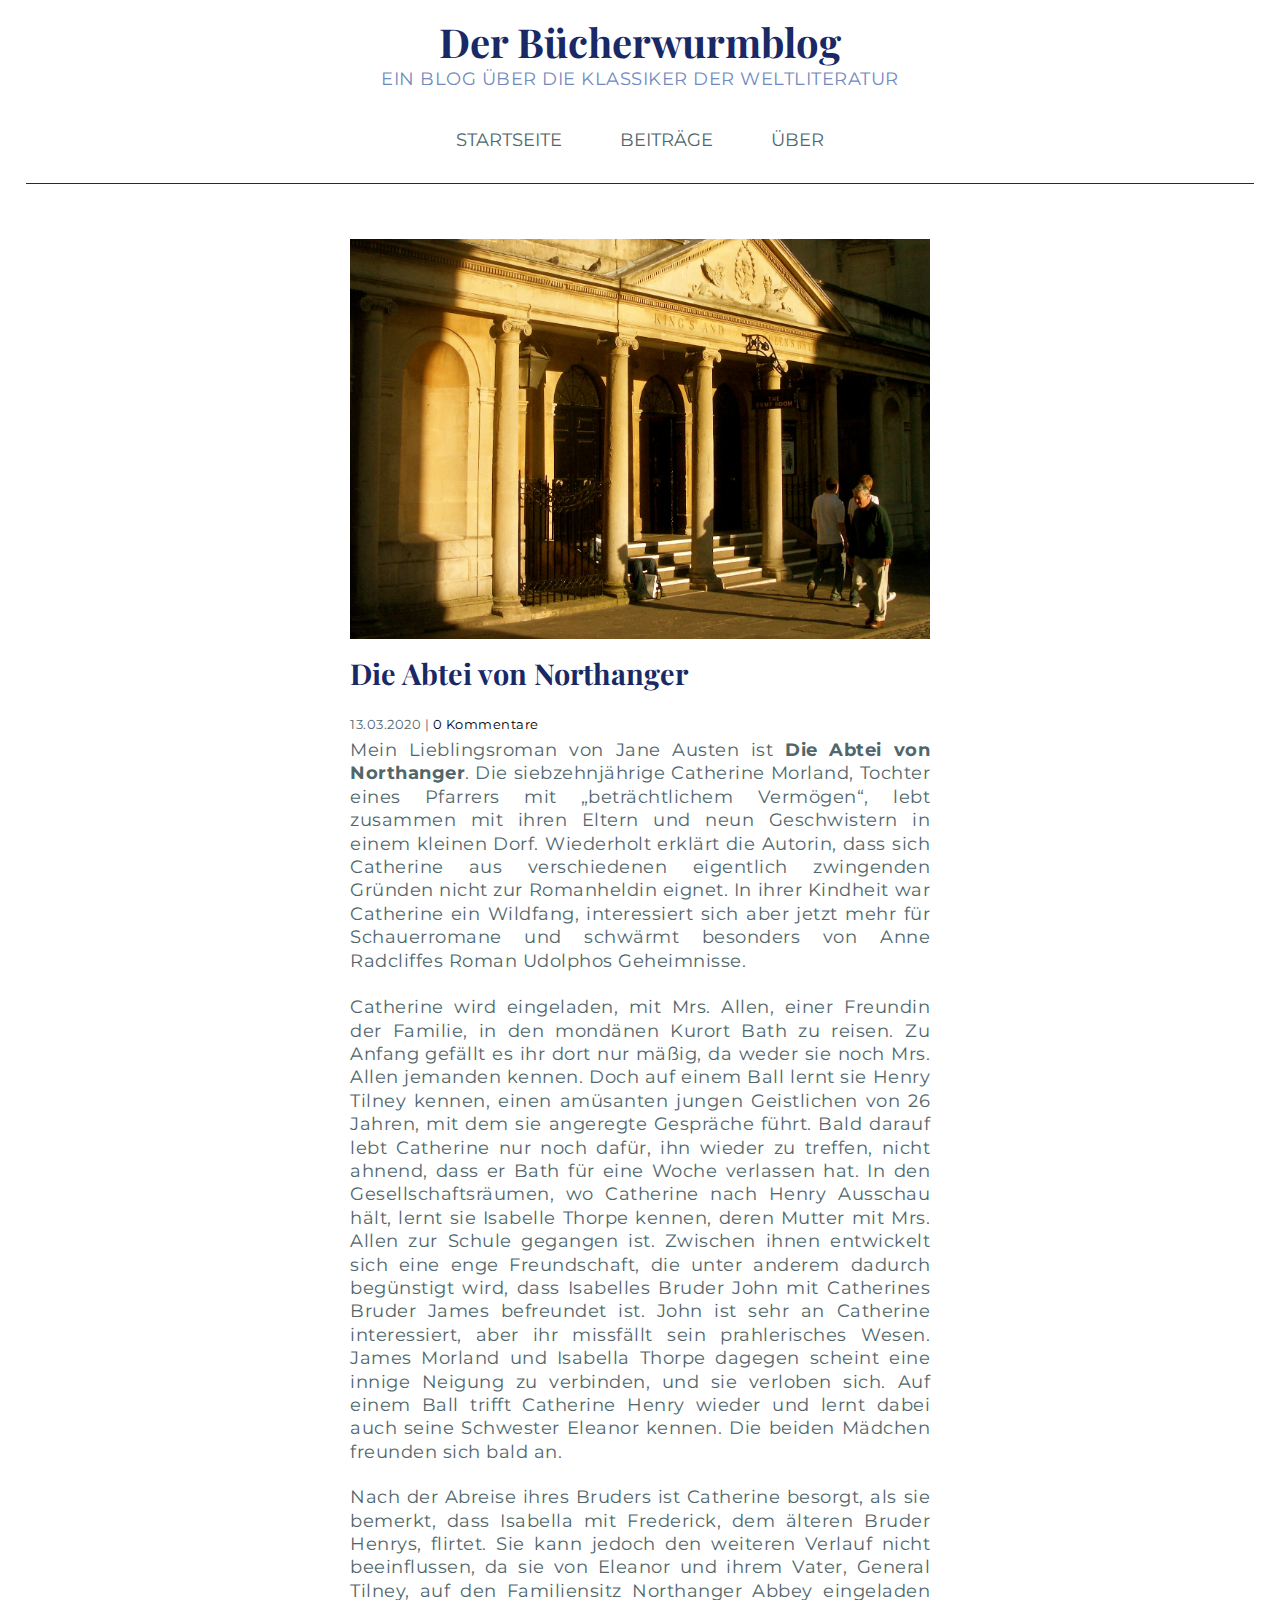
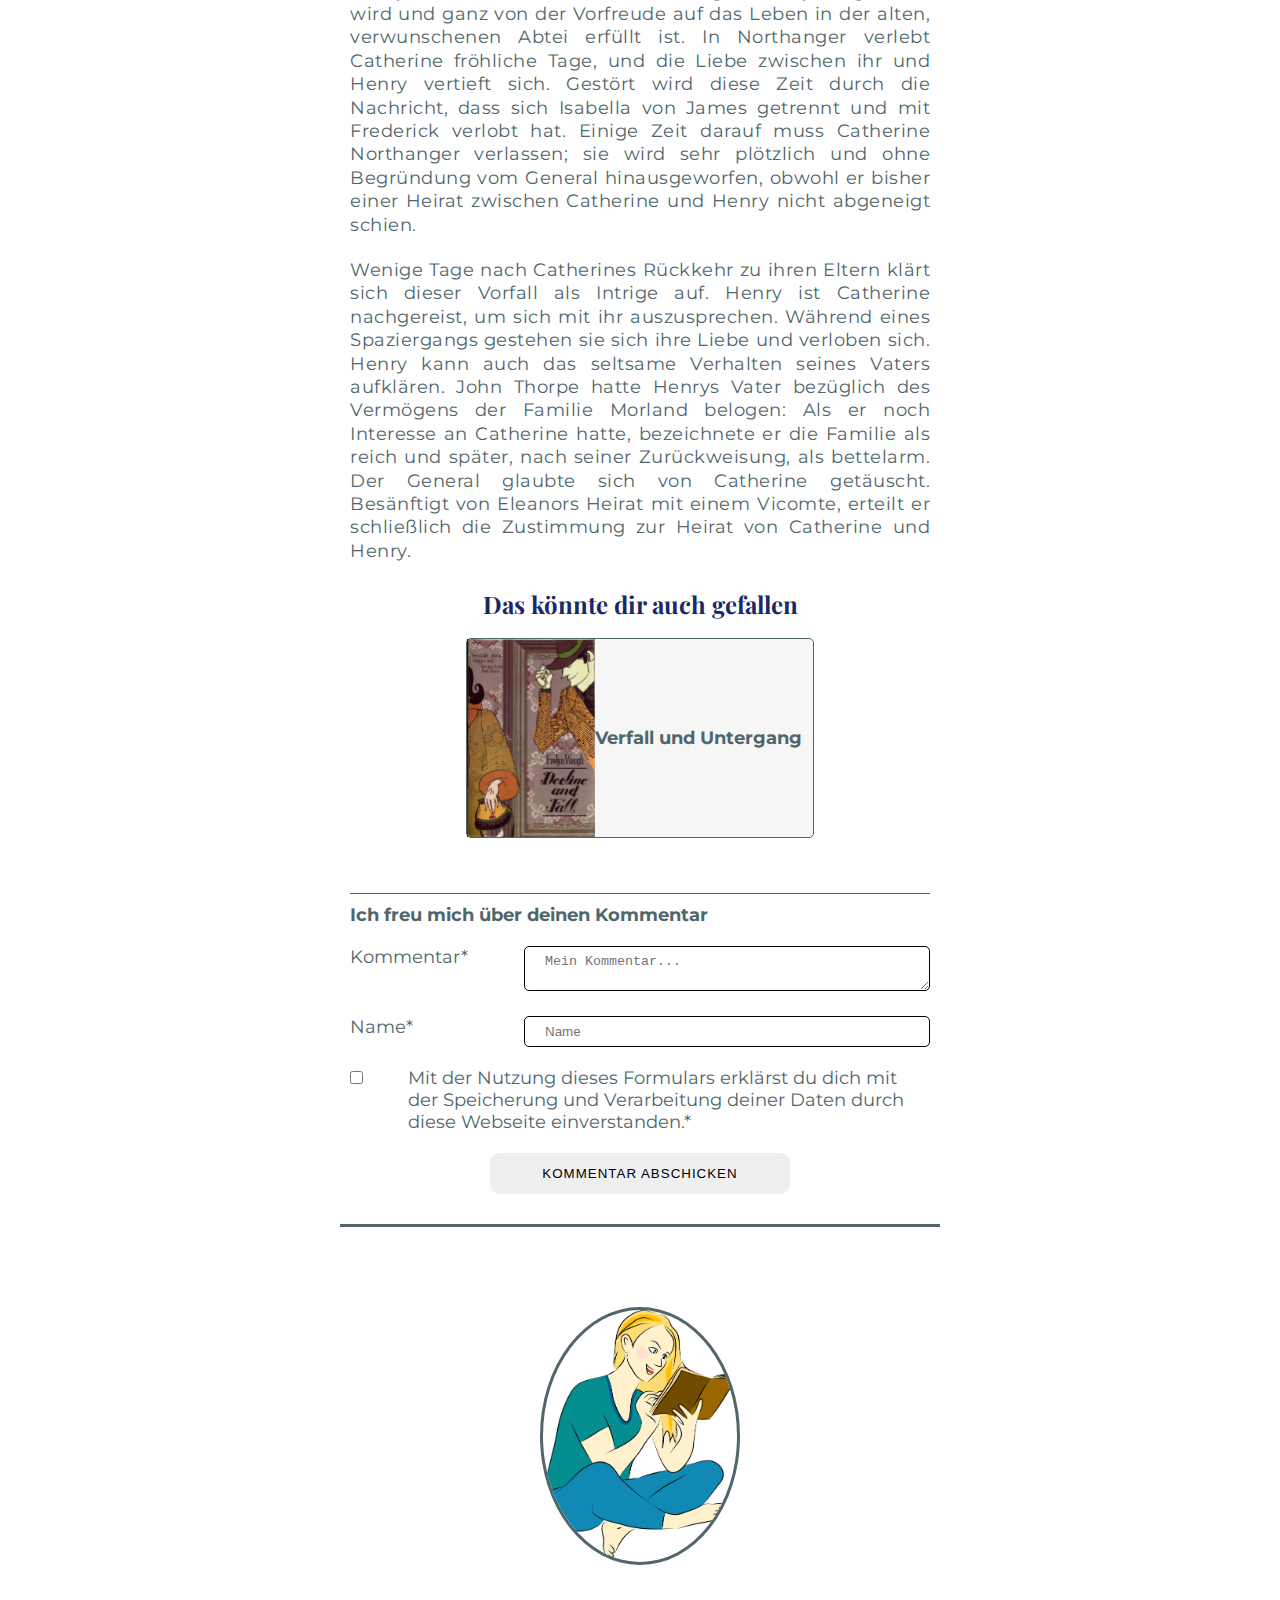
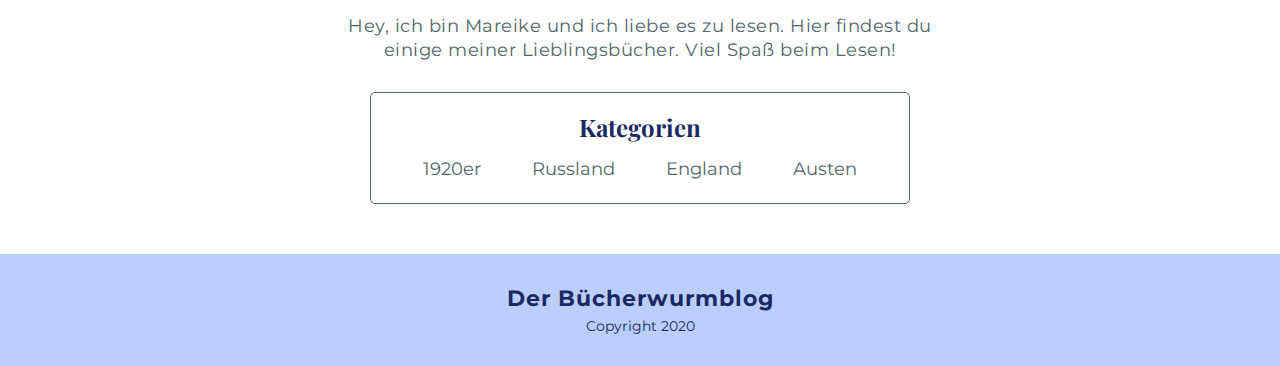
<file: Die_Abtei_von_Northanger.html>
<!DOCTYPE html>
<html lang="de">

<head>
    <meta charset="UTF-8">
    <meta name="viewport" content="width=device-width, initial-scale=1.0">
    <link href="https://fonts.googleapis.com/css?family=Montserrat:400,500,700|Playfair+Display:400,500,700&display=swap" rel="stylesheet">
    <link href="stylesheet.css" rel="stylesheet" type="text/css">
    <title>Beitrag: Die Abtei von Northanger</title>
</head>

<body>
    <header>
        <div class="header-container">
            <div class="header-title">
                <h1 class="site-main-title" id="title-north">Der Bücherwurmblog</h1>
                <p class="site-subtitle">Ein Blog über die Klassiker der Weltliteratur</p>
            </div>
            <nav class="nav-container">
                <ul class="nav-list">
                    <li><a href="index.html" class="nav-list-item">Startseite</a></li>
                    <li><a href="beitraege.html" class="nav-list-item">Beiträge</a></li>
                    <li><a href="ueber.html" class="nav-list-item">Über</a></li>
                </ul>
            </nav>
        </div>
    </header>

    <div class="content-container">
    <main role="main" class="main-container">
        <article class="article">
            <img src="../images/Entrance_to_Pump_House.jpg" alt="Eingang zum berühmten Pump Room in Bath, England."
            class="article-image northanger-img">
            <h2 class="article-title">Die Abtei von <span lang="en">Northanger</span></h2>
            <p class="article-info">13.03.2020 | <a href="#comments" class="to-comments-link"><span class="commentCount">0</span> Kommentare</a></p>
            <p>Mein Lieblingsroman von <span lang="en">Jane Austen</span> ist <a href="https://de.wikipedia.org/wiki/Die_Abtei_von_Northanger" target="_blank" class="to-external-website">
                <strong>Die Abtei von <span lang="en">Northanger</span></strong></a>.
                Die siebzehnjährige <span lang="en">Catherine Morland</span>, Tochter eines Pfarrers mit „beträchtlichem Vermögen“, lebt zusammen mit 
                ihren Eltern und neun Geschwistern in einem kleinen Dorf. Wiederholt erklärt die Autorin, dass sich <span lang="en">Catherine</span> aus 
                verschiedenen eigentlich zwingenden Gründen nicht zur Romanheldin eignet. In ihrer Kindheit war Catherine ein Wildfang, 
                interessiert sich aber jetzt mehr für Schauerromane und schwärmt besonders von Anne Radcliffes Roman Udolphos Geheimnisse.</p><p>
                <br> Catherine wird eingeladen, mit Mrs. Allen, einer Freundin der Familie, in den mondänen Kurort Bath zu reisen. 
                Zu Anfang gefällt es ihr dort nur mäßig, da weder sie noch Mrs. Allen jemanden kennen. Doch auf einem Ball lernt sie 
                Henry Tilney kennen, einen amüsanten jungen Geistlichen von 26 Jahren, mit dem sie angeregte Gespräche führt. Bald darauf 
                lebt Catherine nur noch dafür, ihn wieder zu treffen, nicht ahnend, dass er Bath für eine Woche verlassen hat. In den 
                Gesellschaftsräumen, wo Catherine nach Henry Ausschau hält, lernt sie Isabelle Thorpe kennen, deren Mutter mit Mrs. Allen 
                zur Schule gegangen ist. Zwischen ihnen entwickelt sich eine enge Freundschaft, die unter anderem dadurch begünstigt wird, 
                dass Isabelles Bruder John mit Catherines Bruder James befreundet ist. John ist sehr an Catherine interessiert, aber ihr 
                missfällt sein prahlerisches Wesen. James Morland und Isabella Thorpe dagegen scheint eine innige Neigung zu verbinden, und 
                sie verloben sich. Auf einem Ball trifft Catherine Henry wieder und lernt dabei auch seine Schwester Eleanor kennen. Die 
                beiden Mädchen freunden sich bald an.</p><br><p>Nach der Abreise ihres Bruders ist Catherine besorgt, als sie bemerkt, dass 
                Isabella mit Frederick, dem älteren Bruder Henrys, flirtet. Sie kann jedoch den weiteren Verlauf nicht beeinflussen, da 
                sie von Eleanor und ihrem Vater, General Tilney, auf den Familiensitz Northanger Abbey eingeladen wird und ganz von der 
                Vorfreude auf das Leben in der alten, verwunschenen Abtei erfüllt ist. In Northanger verlebt Catherine fröhliche Tage, und 
                die Liebe zwischen ihr und Henry vertieft sich. Gestört wird diese Zeit durch die Nachricht, dass sich Isabella von James 
                getrennt und mit Frederick verlobt hat. Einige Zeit darauf muss Catherine Northanger verlassen; sie wird sehr plötzlich und 
                ohne Begründung vom General hinausgeworfen, obwohl er bisher einer Heirat zwischen Catherine und Henry nicht abgeneigt schien.</p>
                <br><p>Wenige Tage nach Catherines Rückkehr zu ihren Eltern klärt sich dieser Vorfall als Intrige auf. Henry ist Catherine 
                nachgereist, um sich mit ihr auszusprechen. Während eines Spaziergangs gestehen sie sich ihre Liebe und verloben sich. 
                Henry kann auch das seltsame Verhalten seines Vaters aufklären. John Thorpe hatte Henrys Vater bezüglich des Vermögens der 
                Familie Morland belogen: Als er noch Interesse an Catherine hatte, bezeichnete er die Familie als reich und später, nach seiner 
                Zurückweisung, als bettelarm. Der General glaubte sich von Catherine getäuscht. Besänftigt von Eleanors Heirat mit einem 
                Vicomte, erteilt er schließlich die Zustimmung zur Heirat von Catherine und Henry.</p>

            <div class="recommended-post">
                <h3>Das könnte dir auch gefallen</h3>
                <a href="Decline_and_Fall.html"><div class="recommended-post-content"><img src="../images/Evelyn_Waugh.jpg" alt="Book cover of Evelyn Waugh's 'Decline and Fall'"
                    class="recommended-img">
                    <h4 class="recommended-post-title">Verfall und Untergang</h4>
                </div></a>
            </div>

            <div class="comments-container" id="comments-container">
            <form id="comments-form" autocomplete="off">
                <h4>Ich freu mich über deinen Kommentar</h4>
                <div class="row">
                    <div class="col-20">
                        <label for="ftextarea-comment">Kommentar*</label>
                    </div>
                    <div class="col-70">
                        <textarea type="text" id="ftextarea-comment" placeholder="Mein Kommentar..." required></textarea>
                    </div>
                </div>
                <div class="row">
                    <div class="col-20">
                        <label for="fname-comment">Name*</label>
                    </div>
                    <div class="col-70">
                        <input type="text" id="fname-comment" placeholder="Name" required>
                    </div>
                </div>


                <div class="row">
                    <div class="col-5">
                        <input type="checkbox" id="fcheck-comment" required>
                    </div>
                    <div class="col-90">
                        <label for="fcheck-comment">Mit der Nutzung dieses Formulars
                        erklärst du dich mit der Speicherung und Verarbeitung deiner Daten durch
                        diese Webseite einverstanden.*
                        </label>
                    </div>
                </div>

                <div class="comment-submit-btn-container">
                    <button type="submit" class="comment-submit-btn" id="comment-submit-btn">Kommentar abschicken</button>
                </div>
        </form>
        </div>

            <div id="comments"></div>

        </article>
    </main>

    <aside class="widget-container">
        <div class="widget-about-container">
        <img class="portrait-img" alt="Gezeichnetes Portrait der Autorin beim Lesen" src="../images/Portrait.png"></img>
        <p class="widget-text">Hey, ich bin Mareike und ich liebe es zu lesen. Hier findest du einige meiner Lieblingsbücher. Viel Spaß beim Lesen!</p>
        </div>
        <div class="widget-category-container">
            <h3 class="category-title">Kategorien</h3>
            <ul class="category-list">
                <li><a href="Kategorie_1920er.html" class="category-item">1920er</a></li>
                <li><a href="Kategorie_Russland.html" class="category-item">Russland</a></li>
                <li><a href="Kategorie_England.html" class="category-item">England</a></li>
                <li><a href="Kategorie_Austen.html" class="category-item">Austen</a></li>
            </ul>
        </div>

    </aside>
    </div>

    <footer>
        <p>Der Bücherwurmblog</p>
        <p>Copyright 2020</p>
    </footer>
    <script type="text/javascript" src="commentsBox.js"></script>

</body>

</html>
</file>
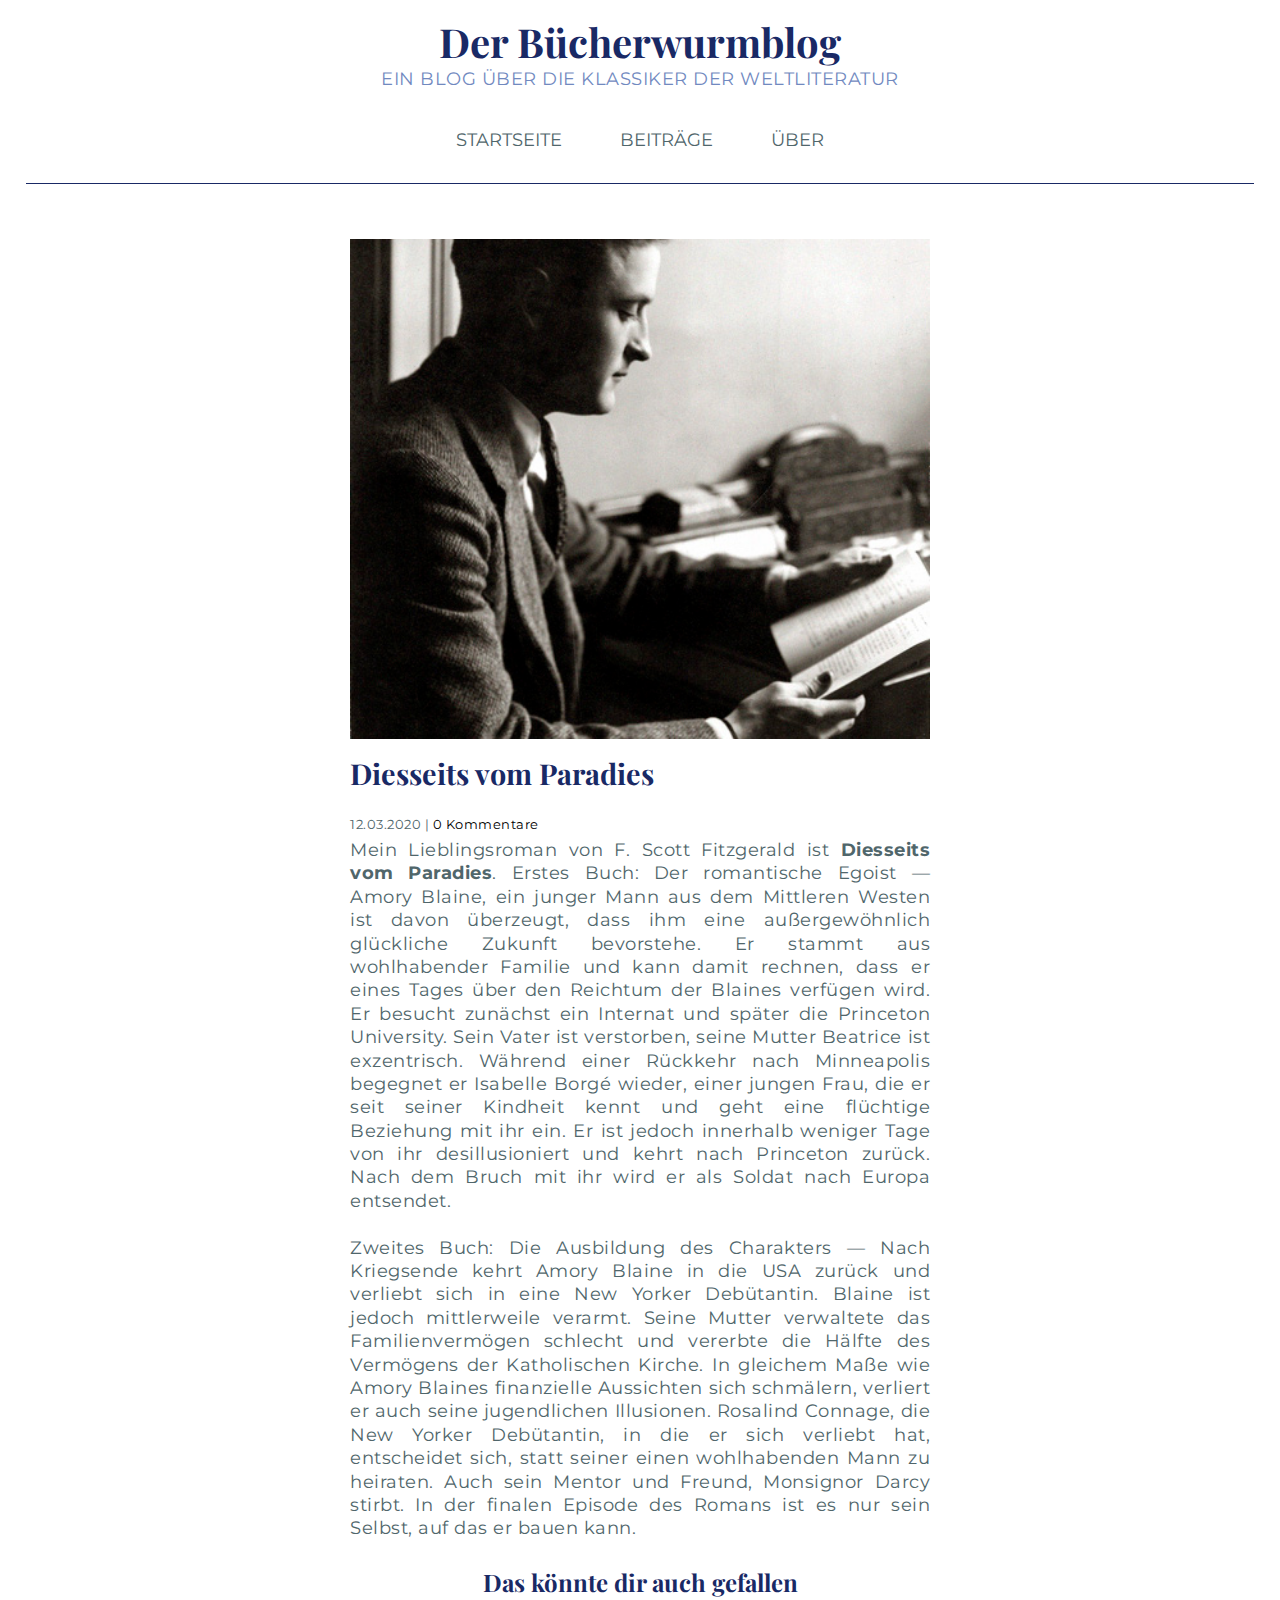
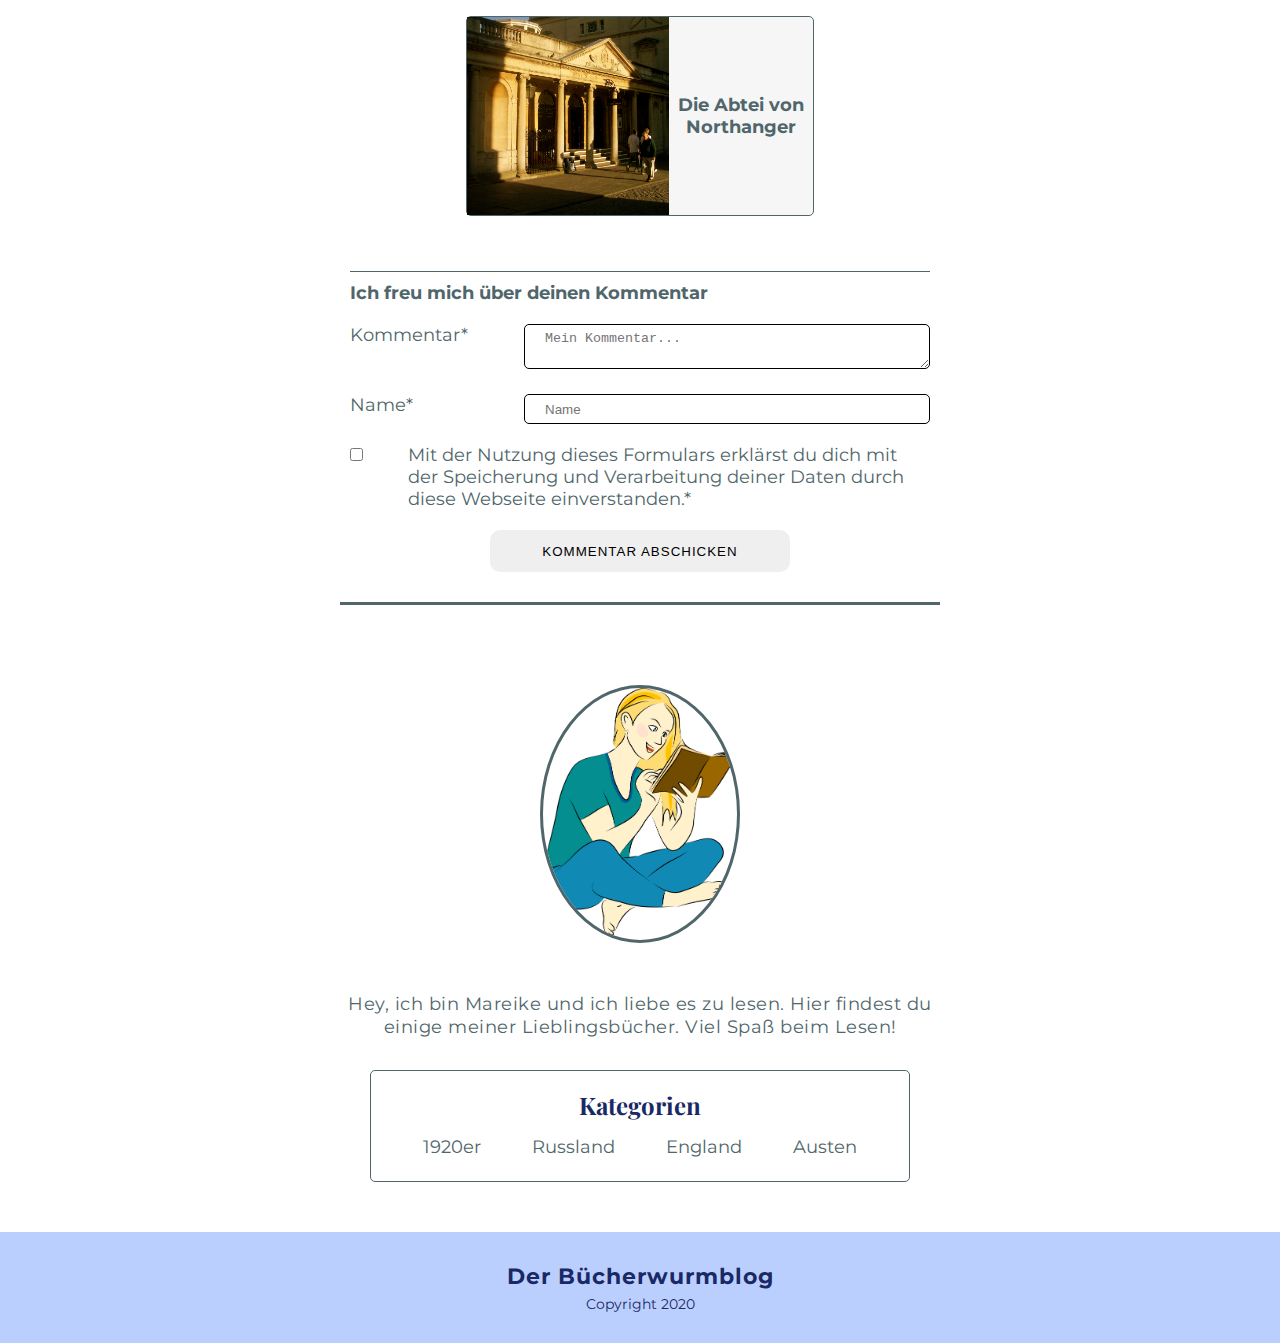
<file: Diesseits_vom_Paradies.html>
<!DOCTYPE html>
<html lang="de">

<head>
    <meta charset="UTF-8">
    <meta name="viewport" content="width=device-width, initial-scale=1.0">
    <link href="https://fonts.googleapis.com/css?family=Montserrat:400,500,700|Playfair+Display:400,500,700&display=swap" rel="stylesheet">
    <link href="stylesheet.css" rel="stylesheet" type="text/css">
    <title>Beitrag: Diesseits vom Paradies</title>
</head>

<body>
    <header>
        <div class="header-container">
            <div class="header-title">
                <h1 class="site-main-title">Der Bücherwurmblog</h1>
                <p class="site-subtitle">Ein Blog über die Klassiker der Weltliteratur</p>
            </div>
            <nav class="nav-container">
                <ul class="nav-list">
                    <li><a href="index.html" class="nav-list-item">Startseite</a></li>
                    <li><a href="beitraege.html" class="nav-list-item">Beiträge</a></li>
                    <li><a href="ueber.html" class="nav-list-item">Über</a></li>
                </ul>
            </nav>
        </div>
    </header>

    <div class="content-container">
    <main role="main" class="main-container">
        <article class="article">
            <img src="../images/Fitzgerald_Pic.jpg" alt="F. Scott Fitzgerald beim Lesen eines Buches"
                class="article-image fitzgerald-img">
            <h2 class="article-title">Diesseits vom Paradies</h2>
            <p class="article-info">12.03.2020 | <a href="#comments" class="to-comments-link"><span class="commentCount">0</span> Kommentare</a></p>
            <p>Mein Lieblingsroman von F. Scott Fitzgerald ist <a href="https://de.wikipedia.org/wiki/Diesseits_vom_Paradies"
                target="_blank" class="to-external-website">
                <strong>Diesseits vom Paradies</strong></a>.
                Erstes Buch: Der romantische Egoist — Amory Blaine, ein junger Mann aus dem Mittleren Westen ist davon überzeugt, 
                dass ihm eine außergewöhnlich glückliche Zukunft bevorstehe. Er stammt aus wohlhabender Familie und kann damit rechnen, 
                dass er eines Tages über den Reichtum der Blaines verfügen wird. Er besucht zunächst ein Internat und später die 
                Princeton University. Sein Vater ist verstorben, seine Mutter Beatrice ist exzentrisch. Während einer Rückkehr nach 
                Minneapolis begegnet er Isabelle Borgé wieder, einer jungen Frau, die er seit seiner Kindheit kennt und geht eine 
                flüchtige Beziehung mit ihr ein. Er ist jedoch innerhalb weniger Tage von ihr desillusioniert und kehrt nach Princeton zurück. 
                Nach dem Bruch mit ihr wird er als Soldat nach Europa entsendet.</p><p><br> Zweites Buch: Die Ausbildung des Charakters — Nach 
                Kriegsende kehrt Amory Blaine in die USA zurück und verliebt sich in eine New Yorker Debütantin. Blaine ist jedoch mittlerweile 
                verarmt. Seine Mutter verwaltete das Familienvermögen schlecht und vererbte die Hälfte des Vermögens der Katholischen Kirche. 
                In gleichem Maße wie Amory Blaines finanzielle Aussichten sich schmälern, verliert er auch seine jugendlichen Illusionen. 
                Rosalind Connage, die New Yorker Debütantin, in die er sich verliebt hat, entscheidet sich, statt seiner einen wohlhabenden 
                Mann zu heiraten. Auch sein Mentor und Freund, Monsignor Darcy stirbt. In der finalen Episode des Romans ist es nur sein Selbst, 
                auf das er bauen kann.</p>

                <div class="recommended-post">
                    <h3>Das könnte dir auch gefallen</h3>
                    <a href="Die_Abtei_von_Northanger.html"><div class="recommended-post-content"><img src="../images/Entrance_to_Pump_House.jpg" alt="Eingang zum berühmten Pump Room in Bath, England."
                        class="recommended-img">
                        <h4 class="recommended-post-title">Die Abtei von Northanger</h4>
                    </div></a>
                </div>

                <div class="comments-container" id="comments-container">
                    <form id="comments-form" autocomplete="off">
                        <h4>Ich freu mich über deinen Kommentar</h4>
                        <div class="row">
                            <div class="col-20">
                                <label for="ftextarea-comment">Kommentar*</label>
                            </div>
                            <div class="col-70">
                                <textarea type="text" id="ftextarea-comment" placeholder="Mein Kommentar..." required></textarea>
                            </div>
                        </div>
                        <div class="row">
                            <div class="col-20">
                                <label for="fname-comment">Name*</label>
                            </div>
                            <div class="col-70">
                                <input type="text" id="fname-comment" placeholder="Name" required>
                            </div>
                        </div>


                        <div class="row">
                            <div class="col-5">
                                <input type="checkbox" id="fcheck-comment" required>
                            </div>
                            <div class="col-90">
                                <label for="fcheck-comment">Mit der Nutzung dieses Formulars
                                erklärst du dich mit der Speicherung und Verarbeitung deiner Daten durch
                                diese Webseite einverstanden.*
                                </label>
                            </div>
                        </div>

                        <div class="comment-submit-btn-container">
                            <button type="submit" class="comment-submit-btn" id="comment-submit-btn">Kommentar abschicken</button>
                        </div>
                </form>
                </div>

                    <div id="comments"></div>
        </article>
    </main>

    <aside class="widget-container">
        <div class="widget-about-container">
        <img class="portrait-img" alt="Gezeichnetes Portrait der Autorin beim Lesen" src="../images/Portrait.png"></img>
        <p class="widget-text">Hey, ich bin Mareike und ich liebe es zu lesen. Hier findest du einige meiner Lieblingsbücher. Viel Spaß beim Lesen!</p>
        </div>
        <div class="widget-category-container">
            <h3 class="category-title">Kategorien</h3>
            <ul class="category-list">
                <li><a href="Kategorie_1920er.html" class="category-item">1920er</a></li>
                <li><a href="Kategorie_Russland.html" class="category-item">Russland</a></li>
                <li><a href="Kategorie_England.html" class="category-item">England</a></li>
                <li><a href="Kategorie_Austen.html" class="category-item">Austen</a></li>
            </ul>
        </div>

    </aside>
    </div>

    <footer>
        <p>Der Bücherwurmblog</p>
        <p>Copyright 2020</p>
    </footer>
    <script type="text/javascript" src="commentsBox.js">

    </script>

</body>

</html>
</file>
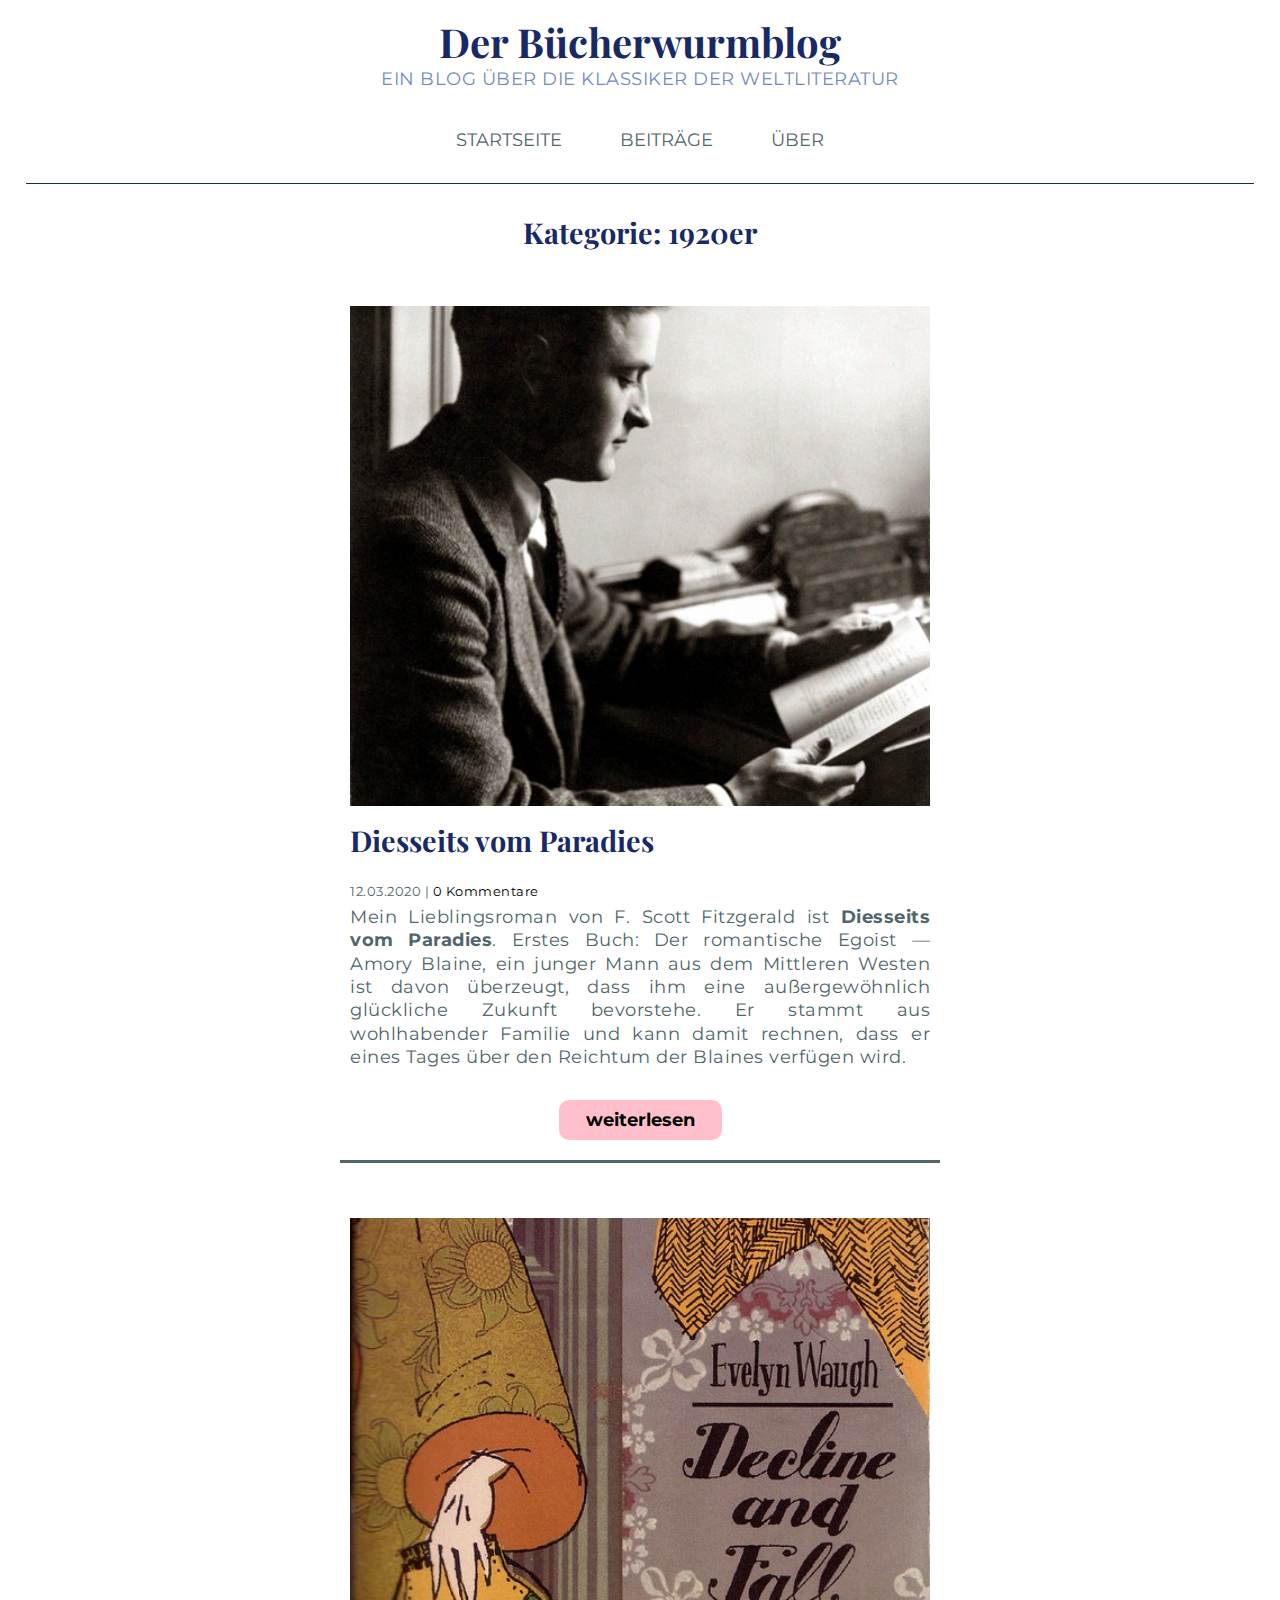
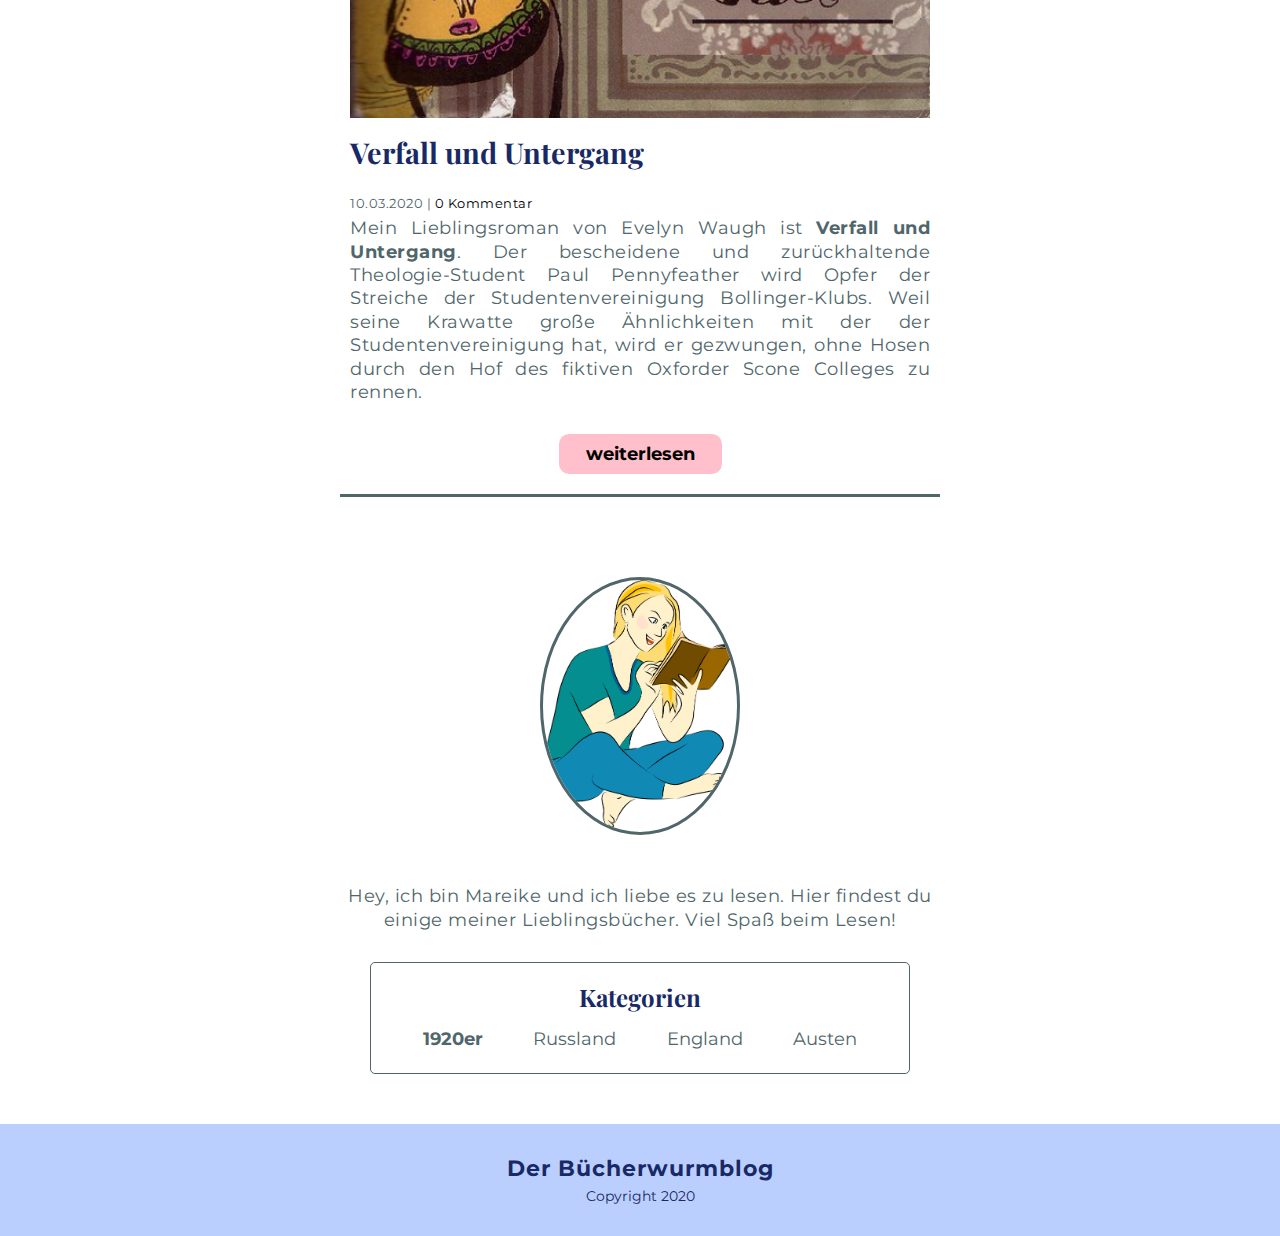
<file: Kategorie_1920er.html>
<!DOCTYPE html>
<html lang="de">

<head>
    <meta charset="UTF-8">
    <meta name="viewport" content="width=device-width, initial-scale=1.0">
    <link href="https://fonts.googleapis.com/css?family=Montserrat:400,500,700|Playfair+Display:400,500,700&display=swap" rel="stylesheet">
    <link href="stylesheet.css" rel="stylesheet" type="text/css">
    <title>Kategorie: 1920er</title>
</head>

<body>
    <header>
        <div class="header-container">
            <div class="header-title">
                <h1 class="site-main-title">Der Bücherwurmblog</h1>
                <p class="site-subtitle">Ein Blog über die Klassiker der Weltliteratur</p>
            </div>
            <nav class="nav-container">
                <ul class="nav-list">
                    <li><a href="index.html" class="nav-list-item ">Startseite</a></li>
                    <li><a href="beitraege.html" class="nav-list-item">Beiträge</a></li>
                    <li><a href="ueber.html" class="nav-list-item">Über</a></li>
                </ul>
            </nav>
        </div>
    </header>

    <div class="content-container">
    <main role="main" class="main-container">
        <h2 class="categorie-page-title">Kategorie: 1920er</h2>
        <article class="article">
                <img src="../images/Fitzgerald_Pic.jpg" alt="F. Scott Fitzgerald beim Lesen eines Buches"
                class="article-image fitzgerald-img">
            <h2 class="article-title">Diesseits vom Paradies</h2>
            <p class="article-info">12.03.2020 | <a href="#" class="to-comments-link">0 Kommentare</a></p>
            <p>Mein Lieblingsroman von F. Scott Fitzgerald ist <a href="https://de.wikipedia.org/wiki/Diesseits_vom_Paradies"
                target="_blank" class="to-external-website">
                <strong>Diesseits vom Paradies</strong></a>.
                Erstes Buch: Der romantische Egoist — Amory Blaine, ein junger Mann aus dem Mittleren Westen ist davon überzeugt, 
                dass ihm eine außergewöhnlich glückliche Zukunft bevorstehe. Er stammt aus wohlhabender Familie und kann damit rechnen, 
                dass er eines Tages über den Reichtum der Blaines verfügen wird.</p>
            <div class="continue-btn-flex">
            <a href="Diesseits_vom_Paradies.html" class="continue-btn">weiterlesen</a>
            </div>
        </article>

    <article class="article">
            <img src="../images/Evelyn_Waugh.jpg" alt="Book cover of Evelyn Waugh's 'Decline and Fall'"
            class="article-image waugh-img">
            <h2 class="article-title">Verfall und Untergang</h2>
            <p class="article-info">10.03.2020 | <a href="#" class="to-comments-link">0 Kommentar</a></p>
            <p>Mein Lieblingsroman von Evelyn Waugh ist <a href="https://de.wikipedia.org/wiki/Verfall_und_Untergang"
                target="_blank" class="to-external-website">
                <strong>Verfall und Untergang</strong></a>.
                Der bescheidene und zurückhaltende Theologie-Student Paul Pennyfeather wird Opfer der Streiche der Studentenvereinigung 
                Bollinger-Klubs. Weil seine Krawatte große Ähnlichkeiten mit der der Studentenvereinigung hat, wird er gezwungen, ohne 
                Hosen durch den Hof des fiktiven Oxforder Scone Colleges zu rennen.</p>
            <div class="continue-btn-flex">
            <a href="Decline_and_Fall.html" class="continue-btn">weiterlesen</a>
            </div>
    </article>
    </main>

    <aside class="widget-container">
        <div class="widget-about-container">
        <img class="portrait-img" alt="Gezeichnetes Portrait der Autorin beim Lesen" src="../images/Portrait.png"></img>
        <p class="widget-text">Hey, ich bin Mareike und ich liebe es zu lesen. Hier findest du einige meiner Lieblingsbücher. Viel Spaß beim Lesen!</p>
        </div>
        <div class="widget-category-container">
            <h3 class="category-title">Kategorien</h3>
            <ul class="category-list">
                <li><a href="../Kategorie_1920er.html" class="category-item current-category">1920er</a></li>
                <li><a href="../Kategorie_Russland.html" class="category-item">Russland</a></li>
                <li><a href="../Kategorie_England.html" class="category-item">England</a></li>
                <li><a href="../Kategorie_Austen.html" class="category-item">Austen</a></li>
            </ul>
        </div>

    </aside>

    </div>

    <footer>
        <p>Der Bücherwurmblog</p>
        <p>Copyright 2020</p>
    </footer>
</body>

</html>
</file>
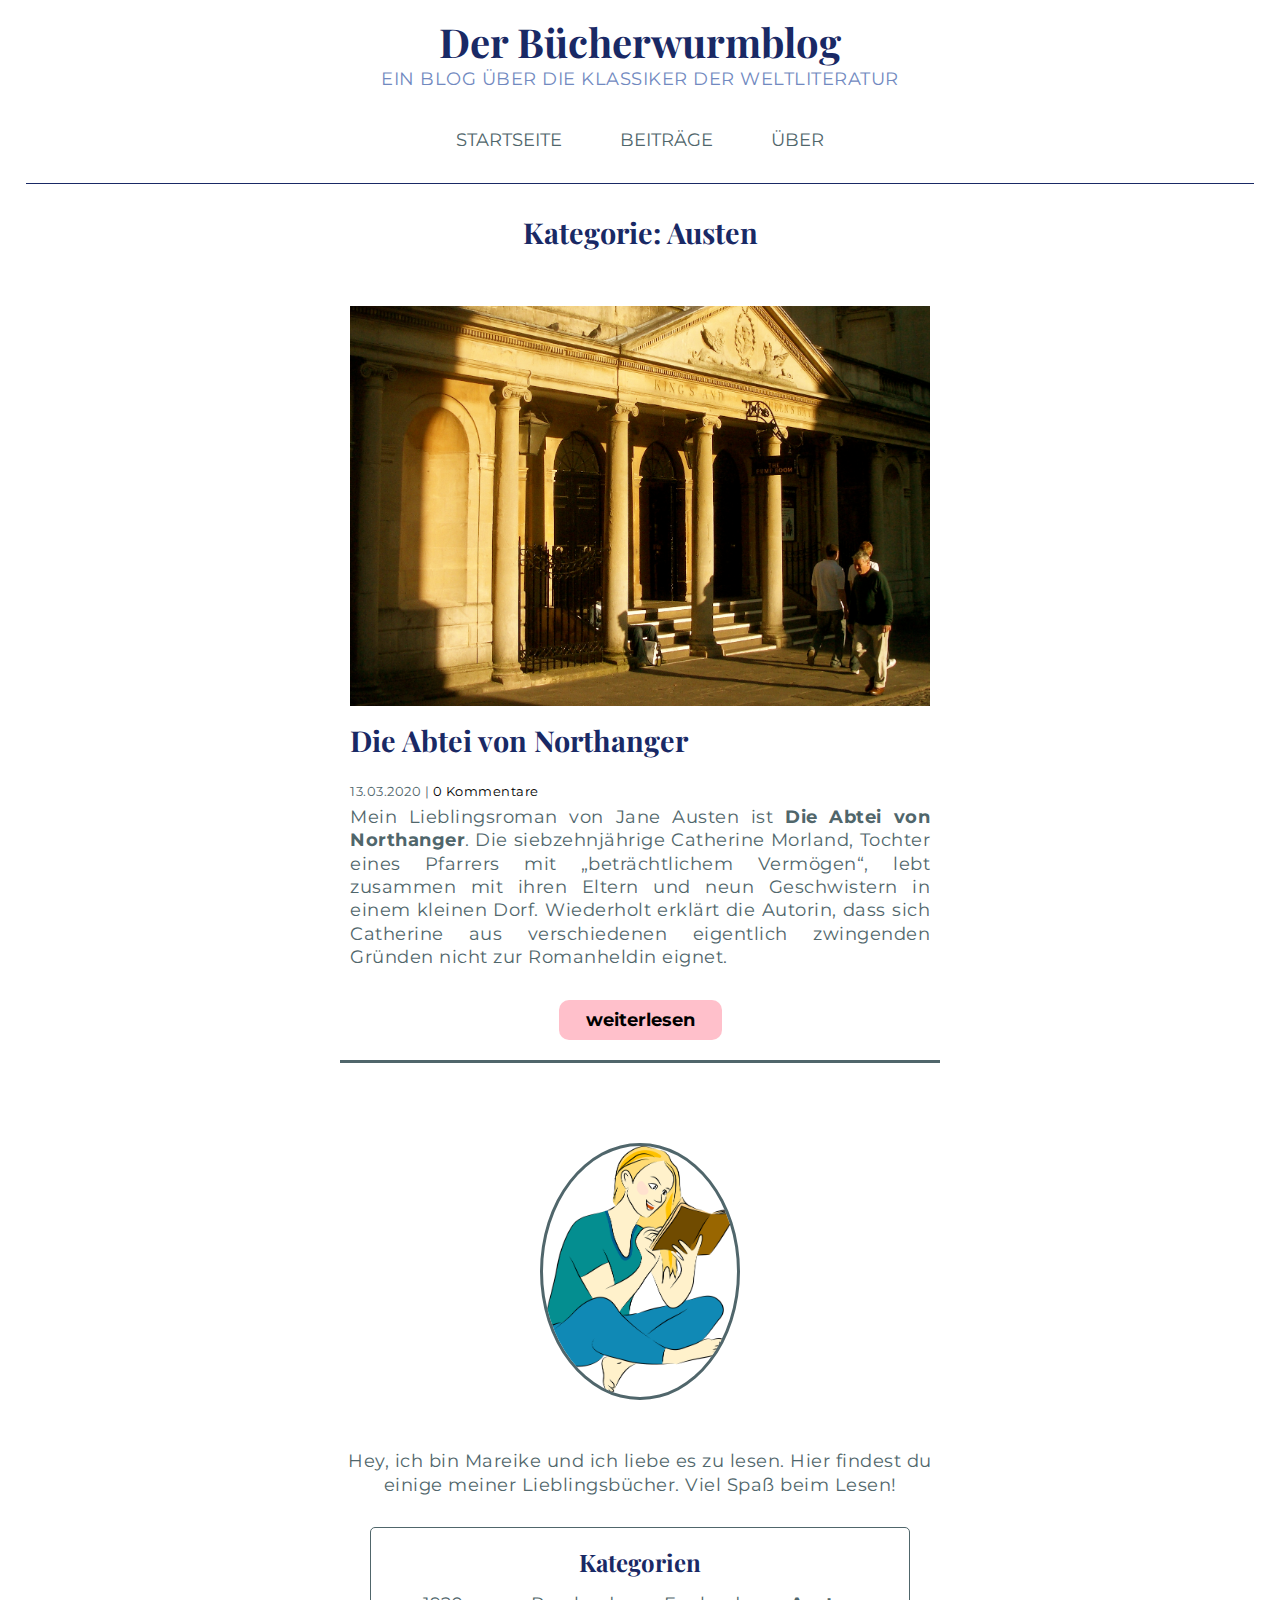
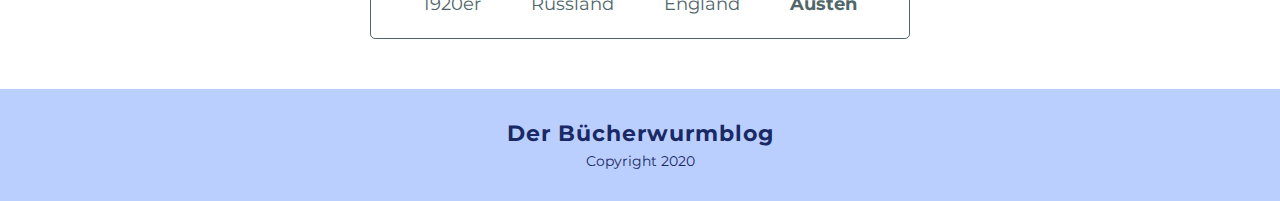
<file: Kategorie_Austen.html>
<!DOCTYPE html>
<html lang="de">

<head>
    <meta charset="UTF-8">
    <meta name="viewport" content="width=device-width, initial-scale=1.0">
    <link href="https://fonts.googleapis.com/css?family=Montserrat:400,500,700|Playfair+Display:400,500,700&display=swap" rel="stylesheet">
    <link href="stylesheet.css" rel="stylesheet" type="text/css">
    <title>Kategorie: Austen</title>
</head>

<body>
    <header>
        <div class="header-container">
            <div class="header-title">
                <h1 class="site-main-title">Der Bücherwurmblog</h1>
                <p class="site-subtitle">Ein Blog über die Klassiker der Weltliteratur</p>
            </div>
            <nav class="nav-container">
                <ul class="nav-list">
                    <li><a href="index.html" class="nav-list-item ">Startseite</a></li>
                    <li><a href="beitraege.html" class="nav-list-item">Beiträge</a></li>
                    <li><a href="ueber.html" class="nav-list-item">Über</a></li>
                </ul>
            </nav>
        </div>
    </header>

    <div class="content-container">
    <main role="main" class="main-container">
        <h2 class="categorie-page-title">Kategorie: Austen</h2>
        <article class="article">
            <img src="../images/Entrance_to_Pump_House.jpg" alt="Eingang zum berühmten Pump Room in Bath, England."
            class="article-image northanger-img">
            <h2 class="article-title">Die Abtei von Northanger</h2>
            <p class="article-info">13.03.2020 | <a href="#" class="to-comments-link">0 Kommentare</a></p>
            <p>Mein Lieblingsroman von <span lang="en">Jane Austen</span> ist <a href="https://de.wikipedia.org/wiki/Die_Abtei_von_Northanger" target="_blank" class="to-external-website">
                <strong>Die Abtei von <span lang="en">Northanger</span></strong></a>.
                Die siebzehnjährige <span lang="en">Catherine Morland</span>, Tochter eines Pfarrers mit „beträchtlichem Vermögen“, lebt zusammen mit 
                ihren Eltern und neun Geschwistern in einem kleinen Dorf. Wiederholt erklärt die Autorin, dass sich <span lang="en">Catherine</span> aus 
                verschiedenen eigentlich zwingenden Gründen nicht zur Romanheldin eignet.</p>
            <div class="continue-btn-flex">
            <a href="Die_Abtei_von_Northanger.html" class="continue-btn">weiterlesen</a>
            </div>
        </article>

    </main>

    <aside class="widget-container">
        <div class="widget-about-container">
        <img class="portrait-img" alt="Gezeichnetes Portrait der Autorin beim Lesen" src="../images/Portrait.png"></img>
        <p class="widget-text">Hey, ich bin Mareike und ich liebe es zu lesen. Hier findest du einige meiner Lieblingsbücher. Viel Spaß beim Lesen!</p>
        </div>
        <div class="widget-category-container">
            <h3 class="category-title">Kategorien</h3>
            <ul class="category-list">
                <li><a href="Kategorie_1920er.html" class="category-item">1920er</a></li>
                <li><a href="Kategorie_Russland.html" class="category-item">Russland</a></li>
                <li><a href="Kategorie_England.html" class="category-item">England</a></li>
                <li><a href="Kategorie_Austen.html" class="category-item current-category">Austen</a></li>
            </ul>
        </div>

    </aside>

    </div>

    <footer>
        <p>Der Bücherwurmblog</p>
        <p>Copyright 2020</p>
    </footer>
</body>

</html>
</file>
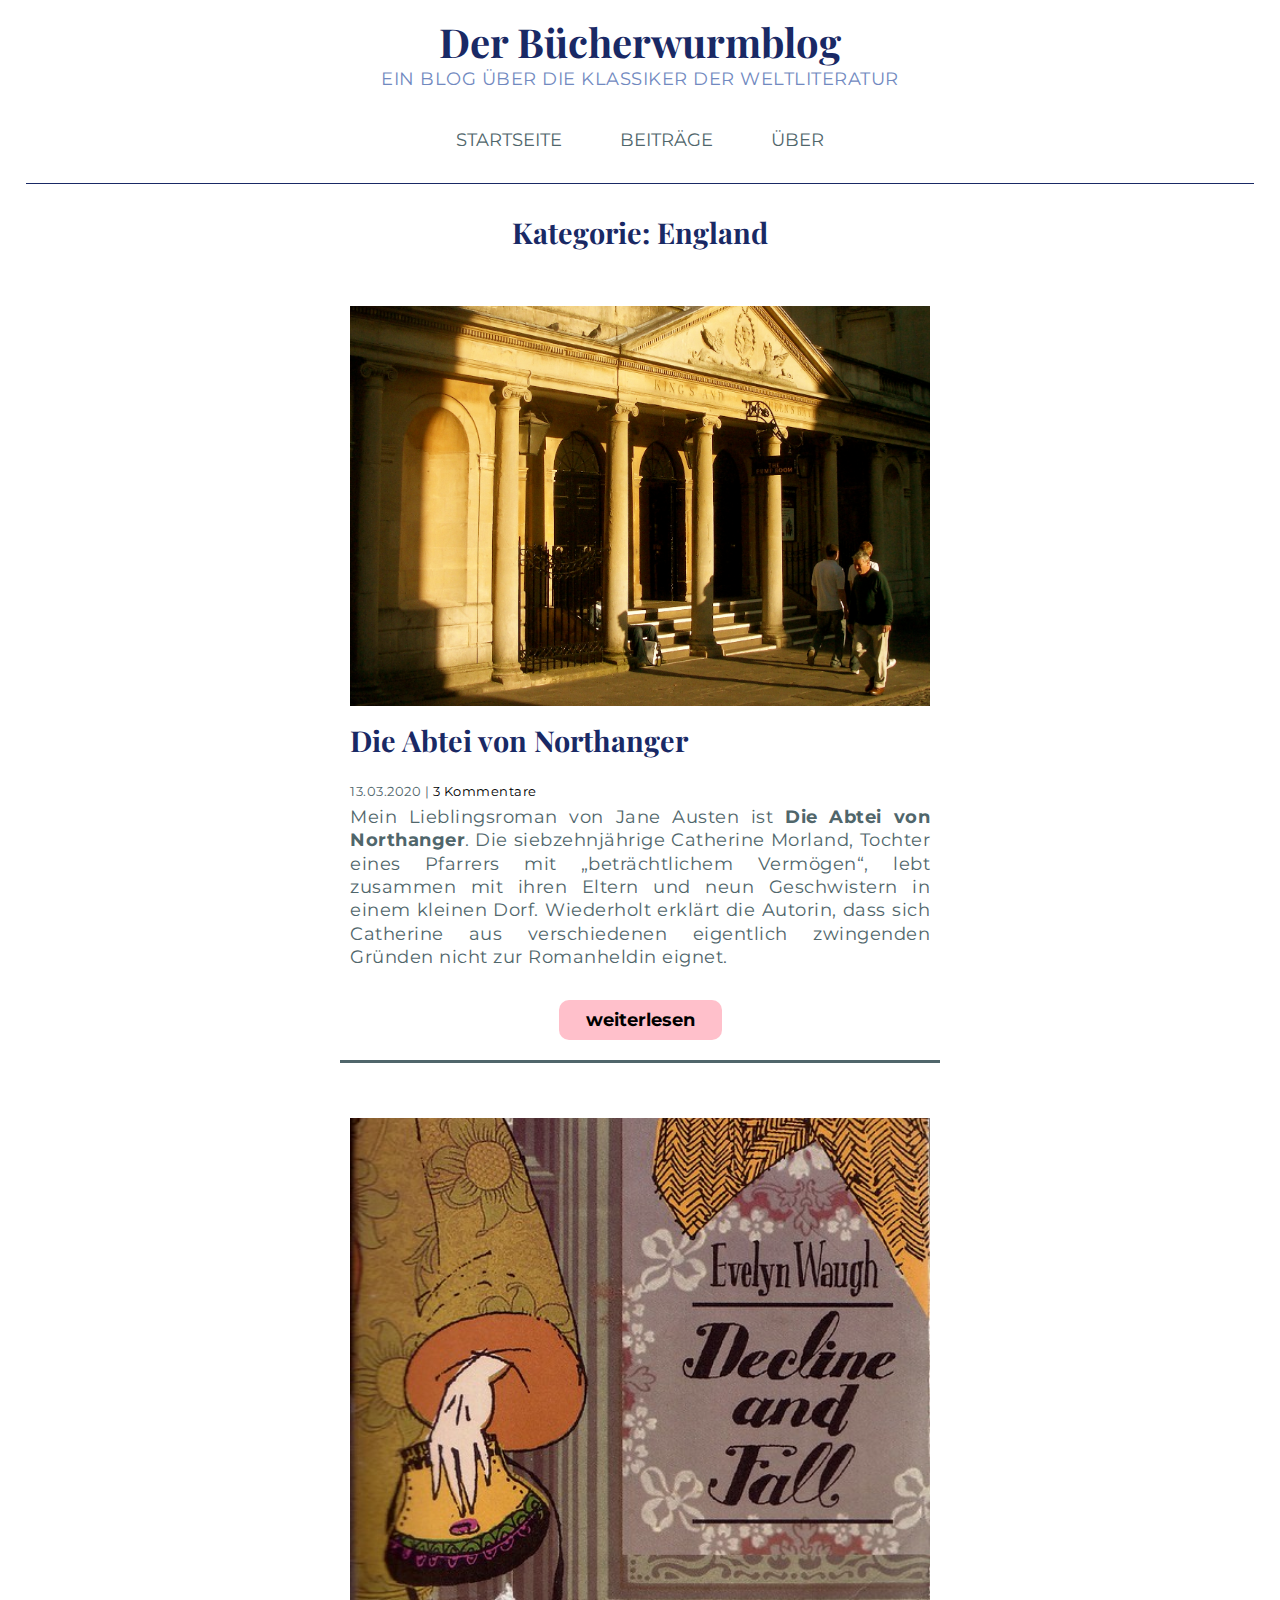
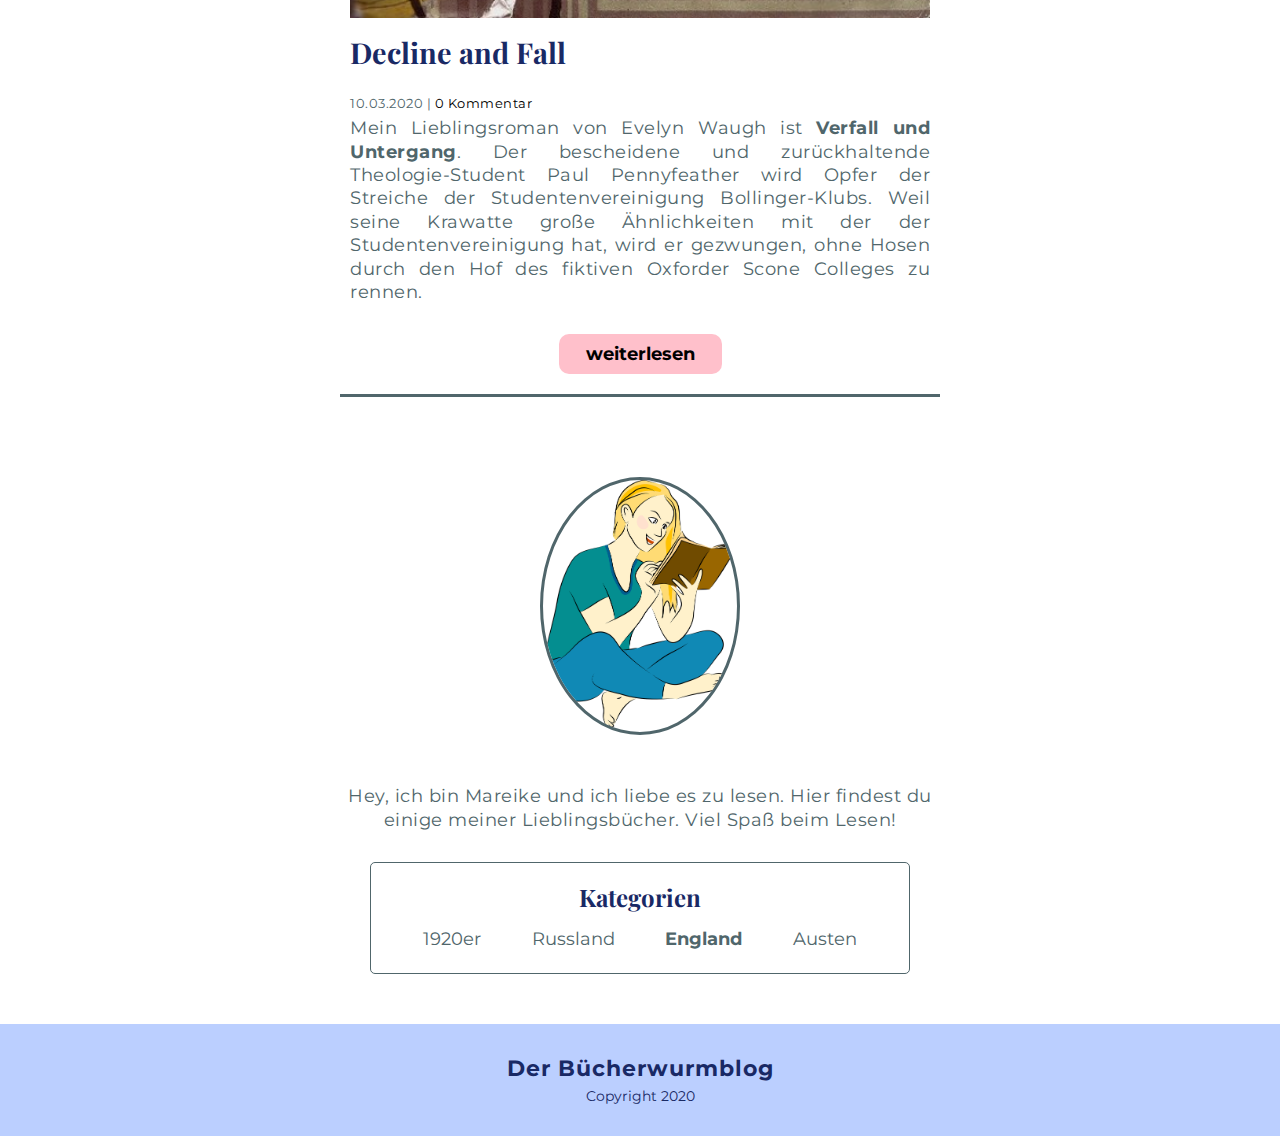
<file: Kategorie_England.html>
<!DOCTYPE html>
<html lang="de">

<head>
    <meta charset="UTF-8">
    <meta name="viewport" content="width=device-width, initial-scale=1.0">
    <link href="https://fonts.googleapis.com/css?family=Montserrat:400,500,700|Playfair+Display:400,500,700&display=swap" rel="stylesheet">
    <link href="stylesheet.css" rel="stylesheet" type="text/css">
    <title>Kategorie: England</title>
</head>

<body>
    <header>
        <div class="header-container">
            <div class="header-title">
                <h1 class="site-main-title">Der Bücherwurmblog</h1>
                <p class="site-subtitle">Ein Blog über die Klassiker der Weltliteratur</p>
            </div>
            <nav class="nav-container">
                <ul class="nav-list">
                    <li><a href="index.html" class="nav-list-item ">Startseite</a></li>
                    <li><a href="beitraege.html" class="nav-list-item">Beiträge</a></li>
                    <li><a href="ueber.html" class="nav-list-item">Über</a></li>
                </ul>
            </nav>
        </div>
    </header>

    <div class="content-container">
    <main role="main" class="main-container">
        <h2 class="categorie-page-title">Kategorie: England</h2>
        <article class="article">
            <img src="../images/Entrance_to_Pump_House.jpg" alt="Eingang zum berühmten Pump Room in Bath, England."
            class="article-image northanger-img">
            <h2 class="article-title">Die Abtei von Northanger</h2>
            <p class="article-info">13.03.2020 | <a href="#" class="to-comments-link">3 Kommentare</a></p>
            <p>Mein Lieblingsroman von <span lang="en">Jane Austen</span> ist <a href="https://de.wikipedia.org/wiki/Die_Abtei_von_Northanger" target="_blank" class="to-external-website">
                <strong>Die Abtei von <span lang="en">Northanger</span></strong></a>.
                Die siebzehnjährige <span lang="en">Catherine Morland</span>, Tochter eines Pfarrers mit „beträchtlichem Vermögen“, lebt zusammen mit 
                ihren Eltern und neun Geschwistern in einem kleinen Dorf. Wiederholt erklärt die Autorin, dass sich <span lang="en">Catherine</span> aus 
                verschiedenen eigentlich zwingenden Gründen nicht zur Romanheldin eignet.</p>
            <div class="continue-btn-flex">
            <a href="Die_Abtei_von_Northanger.html" class="continue-btn">weiterlesen</a>
            </div>
        </article>

    <article class="article">
            <img src="../images/Evelyn_Waugh.jpg" alt="Book cover of Evelyn Waugh's 'Decline and Fall'"
            class="article-image waugh-img">
            <h2 class="article-title">Decline and Fall</h2>
            <p class="article-info">10.03.2020 | <a href="#" class="to-comments-link">0 Kommentar</a></p>
            <p>Mein Lieblingsroman von Evelyn Waugh ist <a href="https://de.wikipedia.org/wiki/Verfall_und_Untergang"
                target="_blank" class="to-external-website">
                <strong>Verfall und Untergang</strong></a>.
                Der bescheidene und zurückhaltende Theologie-Student Paul Pennyfeather wird Opfer der Streiche der Studentenvereinigung 
                Bollinger-Klubs. Weil seine Krawatte große Ähnlichkeiten mit der der Studentenvereinigung hat, wird er gezwungen, ohne 
                Hosen durch den Hof des fiktiven Oxforder Scone Colleges zu rennen.</p>
            <div class="continue-btn-flex">
            <a href="Decline_and_Fall.html" class="continue-btn">weiterlesen</a>
            </div>
    </article>
    </main>

    <aside class="widget-container">
        <div class="widget-about-container">
        <img class="portrait-img" alt="Gezeichnetes Portrait der Autorin beim Lesen" src="../images/Portrait.png"></img>
        <p class="widget-text">Hey, ich bin Mareike und ich liebe es zu lesen. Hier findest du einige meiner Lieblingsbücher. Viel Spaß beim Lesen!</p>
        </div>
        <div class="widget-category-container">
            <h3 class="category-title">Kategorien</h3>
            <ul class="category-list">
                <li><a href="Kategorie_1920er.html" class="category-item">1920er</a></li>
                <li><a href="Kategorie_Russland.html" class="category-item">Russland</a></li>
                <li><a href="Kategorie_England.html" class="category-item current-category">England</a></li>
                <li><a href="Kategorie_Austen.html" class="category-item">Austen</a></li>
            </ul>
        </div>

    </aside>

    </div>

    <footer>
        <p>Der Bücherwurmblog</p>
        <p>Copyright 2020</p>
    </footer>
</body>

</html>
</file>
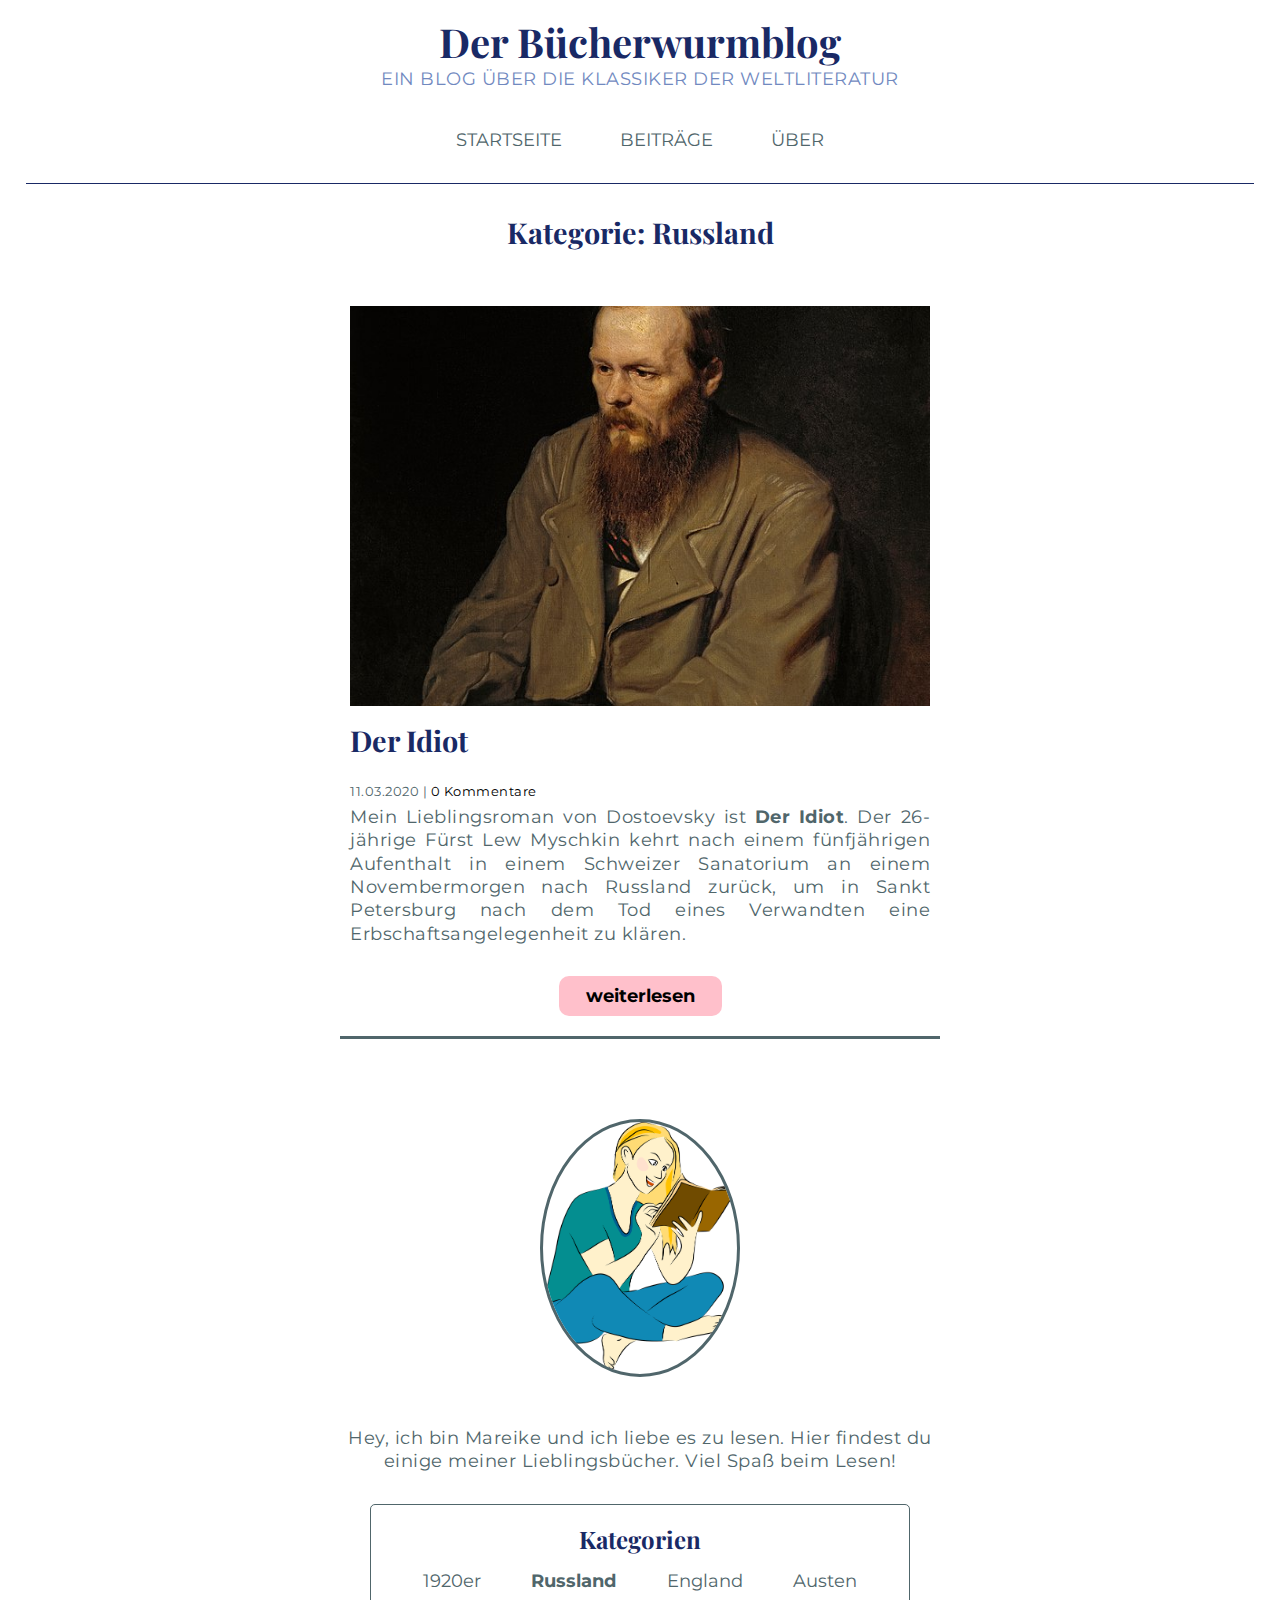
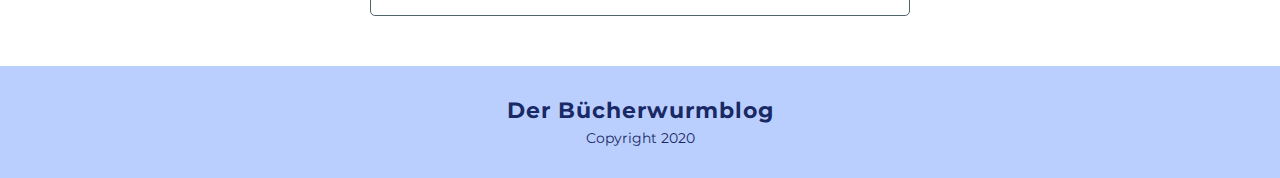
<file: Kategorie_Russland.html>
<!DOCTYPE html>
<html lang="de">

<head>
    <meta charset="UTF-8">
    <meta name="viewport" content="width=device-width, initial-scale=1.0">
    <link href="https://fonts.googleapis.com/css?family=Montserrat:400,500,700|Playfair+Display:400,500,700&display=swap" rel="stylesheet">
    <link href="stylesheet.css" rel="stylesheet" type="text/css">
    <title>Kategorie: Russland</title>
</head>

<body>
    <header>
        <div class="header-container">
            <div class="header-title">
                <h1 class="site-main-title">Der Bücherwurmblog</h1>
                <p class="site-subtitle">Ein Blog über die Klassiker der Weltliteratur</p>
            </div>
            <nav class="nav-container">
                <ul class="nav-list">
                    <li><a href="index.html" class="nav-list-item ">Startseite</a></li>
                    <li><a href="beitraege.html" class="nav-list-item">Beiträge</a></li>
                    <li><a href="ueber.html" class="nav-list-item">Über</a></li>
                </ul>
            </nav>
        </div>
    </header>

    <div class="content-container">
    <main role="main" class="main-container">
        <h2 class="categorie-page-title">Kategorie: Russland</h2>

        <article class="article">
            <img src="../images/Dostoevsky.jpg" alt="Picture of Dostoevsky"
            class="article-image dostoevsky-img">
            <h2 class="article-title">Der Idiot</h2>
            <p class="article-info">11.03.2020 | <a href="#" class="to-comments-link">0 Kommentare</a></p>
            <p>Mein Lieblingsroman von Dostoevsky ist <a href="https://de.wikipedia.org/wiki/Der_Idiot"
                target="_blank" class="to-external-website">
                <strong>Der Idiot</strong></a>.
                Der 26-jährige Fürst Lew Myschkin kehrt nach einem fünfjährigen Aufenthalt in einem Schweizer Sanatorium 
                an einem Novembermorgen nach Russland zurück, um in Sankt Petersburg nach dem Tod eines Verwandten eine 
                Erbschaftsangelegenheit zu klären.</p>
            <div class="continue-btn-flex">
            <a href="Der_Idiot.html" class="continue-btn">weiterlesen</a>
            </div>
    </article>
    </main>

    <aside class="widget-container">
        <div class="widget-about-container">
        <img class="portrait-img" alt="Gezeichnetes Portrait der Autorin beim Lesen" src="../images/Portrait.png"></img>
        <p class="widget-text">Hey, ich bin Mareike und ich liebe es zu lesen. Hier findest du einige meiner Lieblingsbücher. Viel Spaß beim Lesen!</p>
        </div>
        <div class="widget-category-container">
            <h3 class="category-title">Kategorien</h3>
            <ul class="category-list">
                <li><a href="Kategorie_1920er.html" class="category-item">1920er</a></li>
                <li><a href="Kategorie_Russland.html" class="category-item current-category">Russland</a></li>
                <li><a href="Kategorie_England.html" class="category-item">England</a></li>
                <li><a href="Kategorie_Austen.html" class="category-item">Austen</a></li>
            </ul>
        </div>

    </aside>

    </div>

    <footer>
        <p>Der Bücherwurmblog</p>
        <p>Copyright 2020</p>
    </footer>
</body>

</html>
</file>
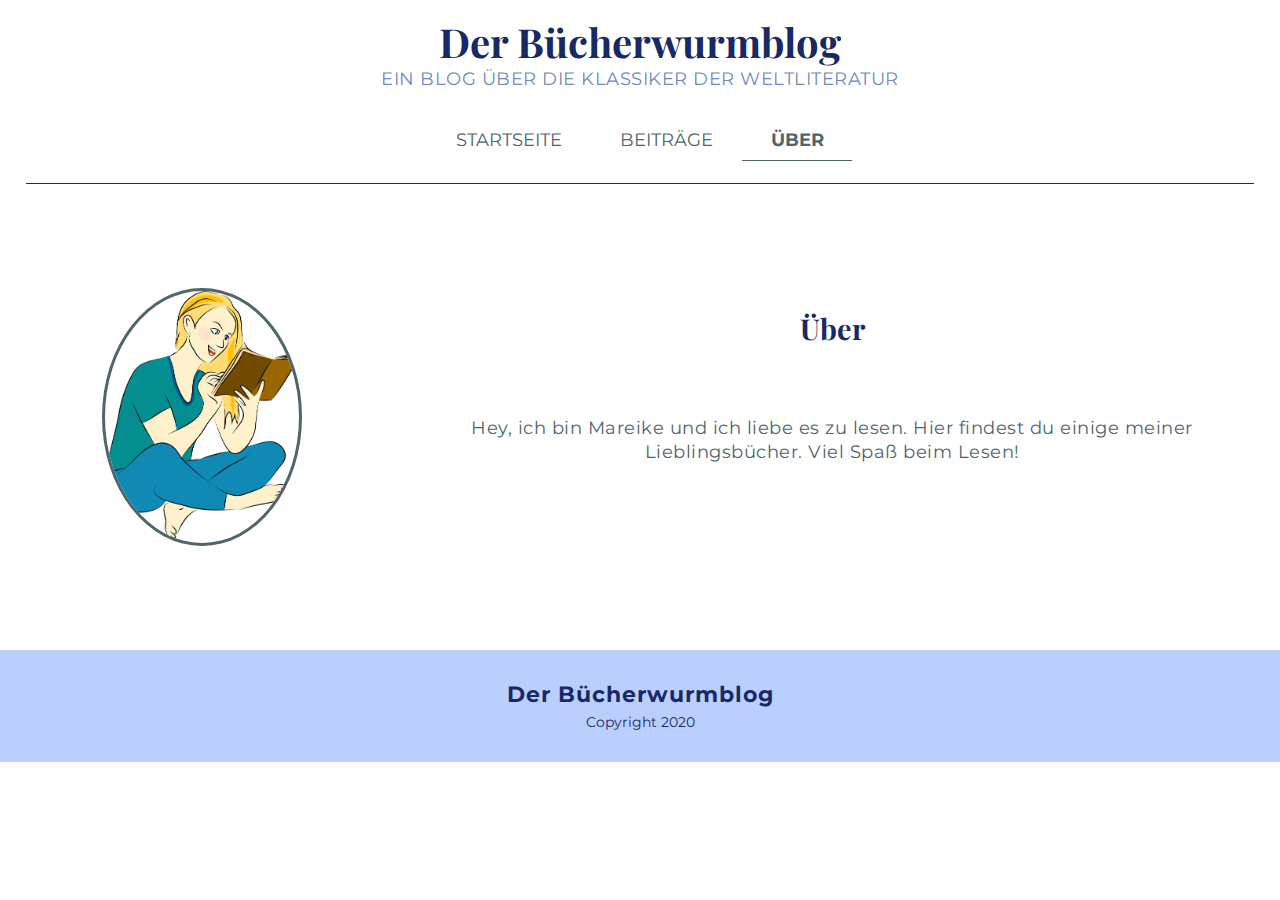
<file: ueber.html>
<!DOCTYPE html>
<html lang="de">

<head>
    <meta charset="UTF-8">
    <meta name="viewport" content="width=device-width, initial-scale=1.0">
    <link href="https://fonts.googleapis.com/css?family=Montserrat:400,500,700|Playfair+Display:400,500,700&display=swap" rel="stylesheet">
    <link href="stylesheet.css" rel="stylesheet" type="text/css">
    <title>Über</title>
</head>

<body>
    <header>
        <div class="header-container">
            <div class="header-title">
                <h1 class="site-main-title">Der Bücherwurmblog</h1>
                <p class="site-subtitle">Ein Blog über die Klassiker der Weltliteratur</p>
            </div>
            <nav class="nav-container">
                <ul class="nav-list">
                    <li><a href="index.html" class="nav-list-item ">Startseite</a></li>
                    <li><a href="beitraege.html" class="nav-list-item">Beiträge</a></li>
                    <li><a href="#" class="nav-list-item current">Über</a></li>
                </ul>
            </nav>
        </div>
    </header>


    <div class="container-about">
        <h2 class="about-title">Über</h2>
        <img class="about-img" alt="Gezeichnetes Portrait der Autorin beim Lesen" src="Portrait.png"></img>
        <p class="about-text">Hey, ich bin Mareike und ich liebe es zu lesen. Hier findest du einige meiner Lieblingsbücher. Viel Spaß beim Lesen!</p>
    </div>
    <footer class="footer-ueber">
        <p>Der Bücherwurmblog</p>
        <p>Copyright 2020</p>
    </footer>
</body>

</html>
</file>
<file: stylesheet.css>
* {
    margin: 0;
    padding: 0;
    box-sizing: border-box;
}

body {
    font-family: 'Montserrat', sans-serif;
    font-size: 1.125rem;
    color: #50666b;
    text-align: justify;
}

img {
    max-width: 100%;
    display: block;
}

/*=====================
    General Typography
=====================*/
h1,
h2,
h3 {
    font-family: 'Playfair Display', serif;
    color: #192965;
}

h1 {
    font-size: 2.5rem;
}

h2 {
    font-size: 1.8rem;
}

h3 {
    font-size: 1.5rem;
}

a {
    text-decoration: none;
    color: inherit;
}

p {
    line-height: 1.3;
    letter-spacing: 0.5px;
    font-size: 1em;
}

.main-quote {
    margin: 3em auto 0 auto;
    width: 80%;
    background: rgba(245,245,245,.9);
    padding: 2em 3em;
    border-radius: 45%;
}

.main-quote-content {
    font-style: italic;
    text-align: center;
}

.main-quote-author {
    text-align: right;
    font-style: normal;
    font-weight: 700;
    font-size: 0.8em;
    display: block;
    margin-top: 1em;
}

.category-item:hover,
.category-item:focus {
    font-weight: 700;
}

.current-category {
    font-weight: 700;
}

.categorie-page-title {
    text-align: center;
    margin-top: 1em;
}

footer :first-child {
    font-weight: 700;
    font-size: 1.2em;
    letter-spacing: 1px;
}

footer :last-child {
    letter-spacing: 0;
    margin-top: 5px;
    font-size: 0.8em;
}

/*=====================
      Layout
=====================*/
    /* header */

.header-container {
    display: flex;
    flex-direction: column;
    align-items: center;
    padding: 5px;
    border-bottom: 1px solid #192965;
    width: 96%;
    margin: 0 auto;
}

.site-main-title {
    margin-top: 10px;
    text-align: center;
}

.site-subtitle {
    text-align: center;
    color: #7189bf;
    text-transform: uppercase;
    margin-bottom: 20px;
}

/* main content */
.content-container {
    width: 90%;
    margin: 0 auto;
}

/* Kommentarformular */
.comments-container {
    margin-top: 30px;
    margin-bottom: 20px;
    border-top: 1px solid;
    padding-top: 10px;
}
.row {
    display: flex;
    justify-content: space-between;
    margin-top: 20px;
}

textarea,
input[type=text] {
    width: 100%;
    border-radius: 5px;
    padding: 0.5em 1.5em;
    border: 0.5px solid;
}

.col-20 {
    width: 20%;
    
}

.col-70 {
    width: 70%;
    margin-left: 10px;
    
}

.col-5 {
    width: 5%;
}

.col-90 {
    width: 90%;
    text-align: left;
}

/* ohne Container kann man nicht Button zentrieren */
.comment-submit-btn-container {
    display: flex;
    justify-content: center;
    margin-top: 20px;
}

.comment-submit-btn {
    padding: 1em 2em;
    width: 300px;
    border-radius: 10px;
    cursor: pointer;
    text-transform: uppercase;
    border: 0;
    letter-spacing: 1px; 
}

#comments {
    display: flex;
    flex-wrap: wrap;
    justify-content: center;
}

.comment {
  display: flex;
  flex-direction: column;
  align-content: space-between;
  padding: 1em 1.5em;
  border: 1px solid;
  width: 90%;
  margin-bottom: 10px;
}

/* Footer*/
footer {
    display: flex;
    flex-direction: column;
    justify-content: center;
    align-items: center;
    background: #bbcfff;
    margin: 0;
    padding: 30px 0;
    color: #192965;
}

/*=====================
      Navigation
=====================*/
.nav-list {
    margin: 20px 0;
    list-style: none;
}

.nav-list-item {
    text-align: center;
    padding: 0.5em 1.6em;
    text-transform: uppercase;
    color: #50666b;
}

.nav-list .nav-list-item:hover,
.nav-list a:focus {
    color: #faafff;
}

.current {
    font-weight: 700; 
}

/*=====================
      Artikel
=====================*/

.article {
    padding: 10px;
    margin: 30px auto;
    max-width: 600px;
    display: flex;
    flex-direction: column;
    border-bottom: solid;
}

.article-title {
    text-align: left;
    margin-bottom: 20px;
}

.article-info {
    font-size: 0.8rem;
    padding: 5px 0;
}

.to-comments-link {
    color: #000;
}

.to-comments-link:hover,
.to-comments-link:focus {
    border-bottom: solid 1px;
    color:#192965;
}

.article-image {
    width: 100%;
    height: 400px;
    object-fit: cover;
    margin: 15px auto;
}

.waugh-img {
    height: 500px;
}

/* Beitragsvorschlag am Ende eines Beitragstexts einer Seite */
.recommended-post {
    margin: 25px auto;
    width: 60%;
    text-align: center;
}

.recommended-post-content {
    height: 200px;
    border: solid 1px;
    display: flex;
    margin-top: 1em;
    background: rgba(245,245,245,.9);
    border-radius: 5px;
}

.recommended-post-title {
    text-align: center;
    width: 60%;
    margin: auto 0;
}

.recommended-img {
    width: auto;
    height: 100%;
}

.recommended-img {
    width: auto;
    height: 100%;
}

.continue-btn-flex, 
.to-further-posts-btn {
    display: flex;
    flex-direction: row;
    justify-content: center;
    margin-top: 30px;
    margin-bottom: 10px;
}

.continue-btn, 
.to-further-posts-btn {
    background: pink;
    padding: 0.5em 1.5em;
    color: #000;
    border-radius: 10px;
    font-weight: bold;
}

.to-further-posts {
    padding-bottom: 2.5rem;
}

.to-further-posts-btn {
    margin: 1.5rem auto;
    width: 50%;
    background: #192965;
    color: white;
}

.continue-btn:hover,
.continue-btn:focus {
    background: #faafff;
    color: white;
}

.to-further-posts-btn:hover,
.to-further-posts-btn:focus {
    background: #7189bf;;
}

.to-external-website:hover,
.to-external-website:focus {
    border-bottom: solid 2px;
}

/*=====================
      Widgets
=====================*/
.widget-container {
    display: flex;
    flex-direction: column;
    margin: 20px auto;
    max-width: 600px;
    text-align: center;
}

.portrait-img, .about-img {
    border-radius: 50%;
    max-width: 200px;
    border: solid;
    margin: 50px auto;
}

.widget-category-container {
    border: 1px solid;
    border-radius: 5px;
    width: 90%;
    display: flex;
    flex-direction: column;
    margin: 30px auto;
    padding: 1em 1.5em;
}

.category-list {
    margin-top: 10px;
    list-style: none;
    display: flex;
    justify-content: space-around;
    flex-wrap: wrap;
    width: 100%;
    line-height: 2rem;
}
/*=====================
      Über
=====================*/
.container-about {
    margin: 3em auto;
    text-align: center;
    width: 90%;
}

.about-text {
    margin-top: 1em;
}

/*=====================
      Media Queries
=====================*/
@media (min-width: 600px) {
    .header-container {
        flex-direction: column;
    }
    .nav-list {
        display: flex;
        justify-content: space-around;
        margin: 1em auto 1.5em;
        width: 100%;
    }

    .nav-list .nav-list-item:hover,
    .nav-list .nav-list-item:focus {
        color: #faafff;
        border-bottom: 1px solid #faafff;
    }

    .current {
        border-bottom: 1px solid #50666b;
    } 

    .main-quote {
        width: 450px;
    }

    /* sonst ist der halbe Kopf ab */
    .fitzgerald-img {
        height: 500px;
    }

    .waugh-img {
        object-position: bottom;
    }

    /*=====================
        Über
    =====================*/
    .container-about {
        display: grid;
        grid-template-rows: 2fr 2fr;
        grid-template-columns: 1fr 0.5fr 3fr;
        grid-template-areas:
        "image . title" 
        "image . about-text";
    }

    .about-img {
        margin-right: 1em;
        grid-area: image;
    }
    
    .about-text {
        margin-top: 0;
        grid-area: about-text;
    }

    .about-title {
        grid-area: title;
        align-self: center;
    }
}

@media (min-width: 1300px) {
    .header-container {
        flex-direction: row;
        padding: 10px;
        justify-content: space-around;
        align-items: center;
        height: 100px;
    }
    .header-title {
        margin-right: 30px;
    }

    .site-main-title {
        margin-top: 40px;
    }
    
    .site-subtitle {
        padding-bottom: 30px;
    }
    .nav-list {
        display: flex;
        justify-content: space-around;
        margin: 0 auto;
        width: 100%;
    }
    .nav-list-item {
        list-style: none; 
        margin-right: 10px;
        border: 1px #50666b solid;
        border-radius: 20px;
    }

    .current {
        border: 1.5px solid #50666b;
    }

    .content-container {
        display: flex;
        flex-direction: row;
        justify-content: space-between;
    }

    .main-container {
        width: 65%;
    }

    .article:last-child {
        border-bottom: none;
    }

    .widget-container {
        width: 25%;
    }

    .widget-about-container {
        background: rgba(245,245,245,.9);
        padding: 0 1.5em 1.5em 1.5em;
        margin-top: 3em;
    }

    .widget-text {
        margin-top: 50px;
    }

    .portrait-img {
        margin-bottom: 0;
    }

    /*=====================
        Über
    =====================*/
    .container-about {
        width: 80%;
        
    }

    /* ansonsten würde unter dem Footer noch white space sein */
    .footer-ueber {
        position: fixed;
        left: 0;
        bottom: 0;
        width: 100%;
    }
}
</file>
